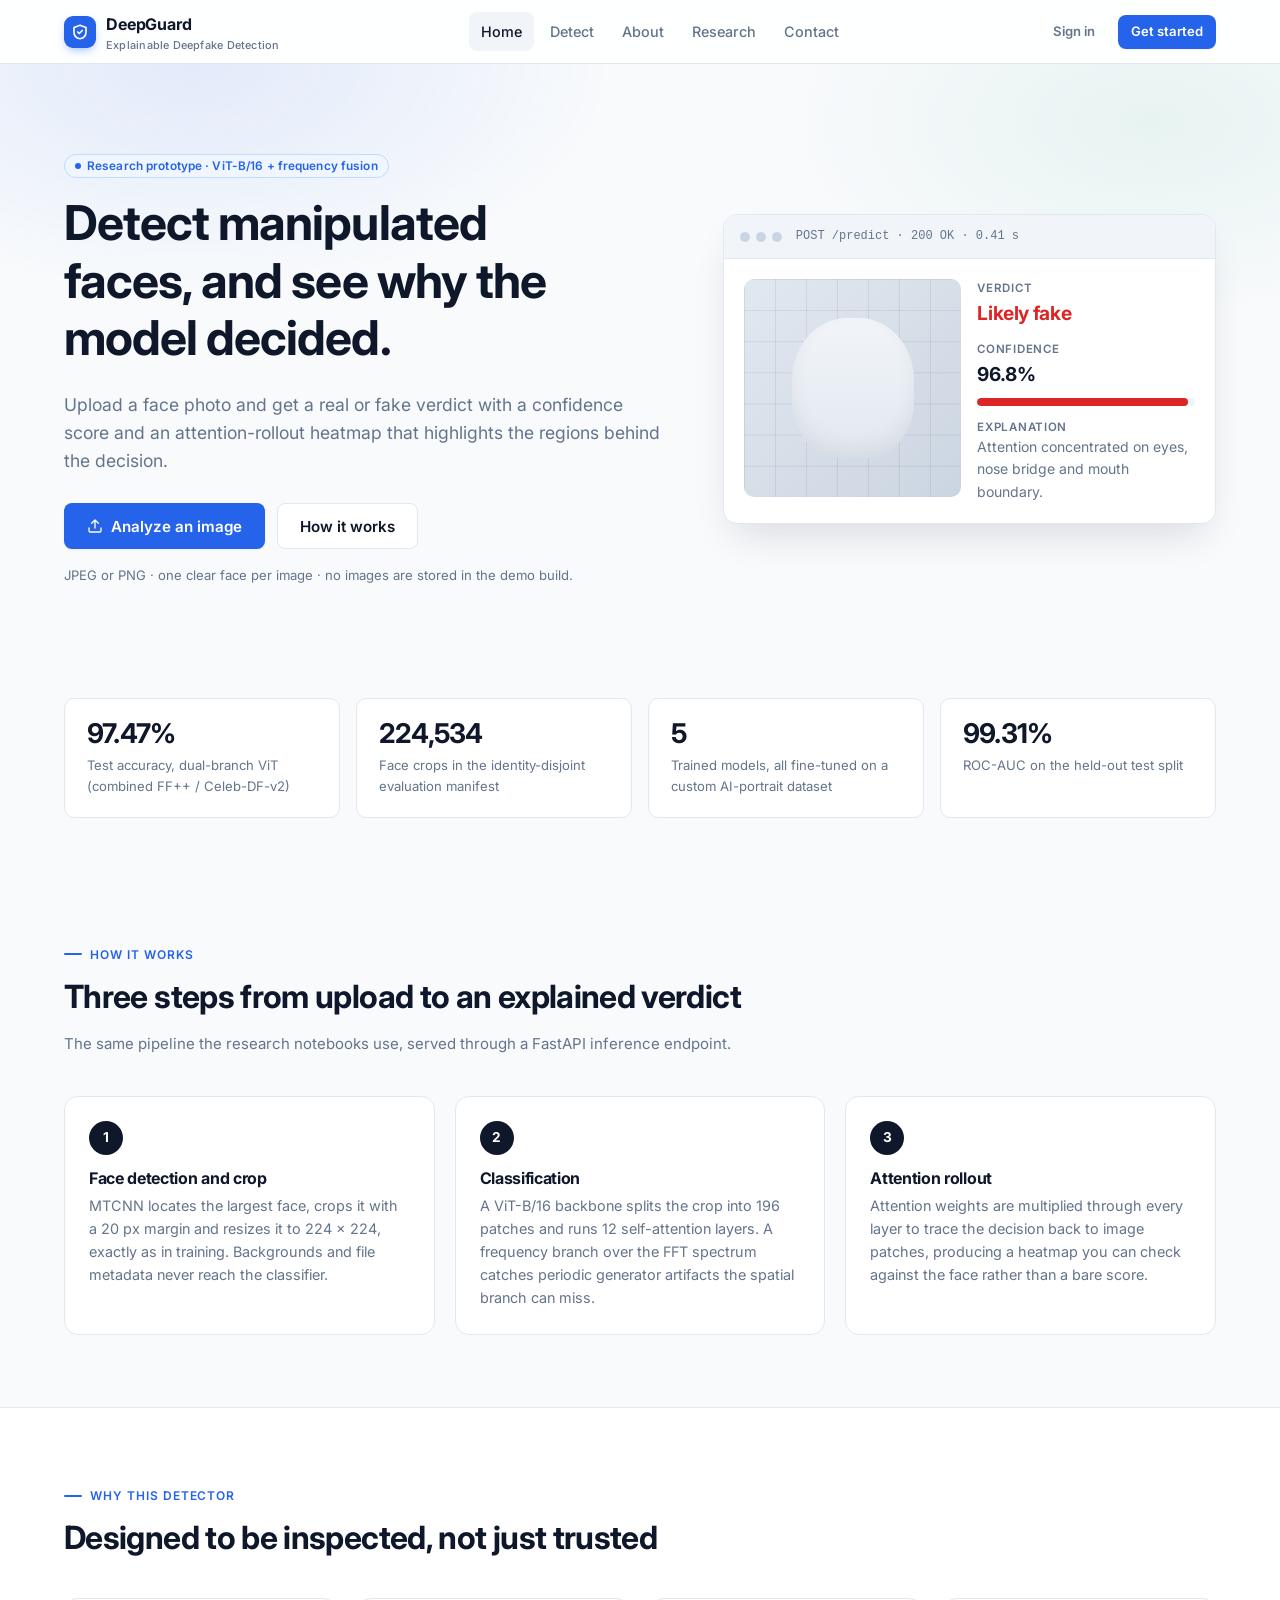
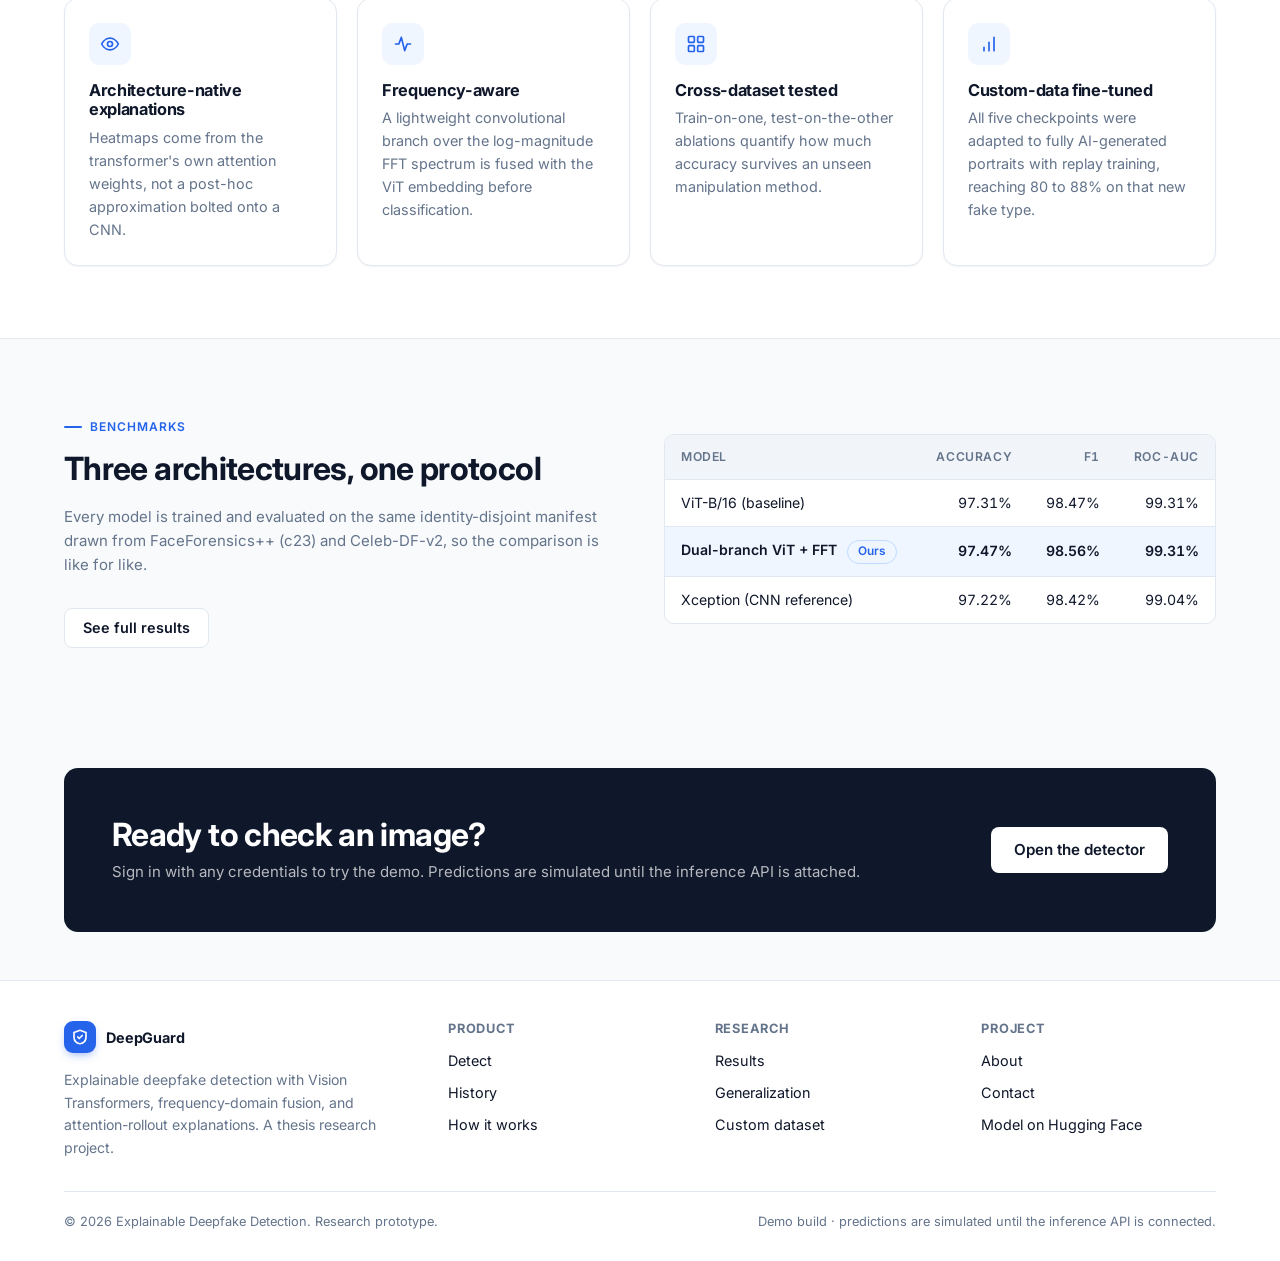
<file: index.html>
<!DOCTYPE html>
<html lang="en">
<head>
  <meta charset="UTF-8" />
  <meta name="viewport" content="width=device-width, initial-scale=1.0" />
  <title>DeepGuard · Explainable Deepfake Detection</title>
  <meta name="description" content="Upload a face image and get a real/fake verdict with an attention heatmap. Vision Transformer deepfake detection with frequency-domain fusion." />
  <link rel="preconnect" href="https://fonts.googleapis.com" />
  <link rel="preconnect" href="https://fonts.gstatic.com" crossorigin />
  <link href="https://fonts.googleapis.com/css2?family=Inter:wght@400;500;600;700;800&display=swap" rel="stylesheet" />
  <link rel="stylesheet" href="styles.css" />
  <script src="app.js"></script>
</head>
<body data-page="index">
  <header id="site-nav"></header>

  <main>
    <!-- Hero -->
    <section class="hero">
      <div class="container hero-grid">
        <div>
          <span class="badge badge-primary mb-16"><span class="dot"></span> Research prototype &middot; ViT-B/16 + frequency fusion</span>
          <h1>Detect manipulated faces, and see why the model decided.</h1>
          <p class="lede">Upload a face photo and get a real or fake verdict with a confidence score and an attention-rollout heatmap that highlights the regions behind the decision.</p>
          <div class="hero-actions">
            <a class="btn btn-primary btn-lg" href="detect.html">
              <svg viewBox="0 0 24 24" fill="none" stroke="currentColor" stroke-width="2" stroke-linecap="round" stroke-linejoin="round"><path d="M21 15v4a2 2 0 0 1-2 2H5a2 2 0 0 1-2-2v-4"/><path d="m17 8-5-5-5 5M12 3v12"/></svg>
              Analyze an image
            </a>
            <a class="btn btn-outline btn-lg" href="about.html">How it works</a>
          </div>
          <p class="hero-note">JPEG or PNG · one clear face per image · no images are stored in the demo build.</p>
        </div>

        <div class="hero-visual">
          <div class="mock-panel" aria-hidden="true">
            <div class="mock-bar"><i></i><i></i><i></i><span>POST /predict · 200 OK · 0.41 s</span></div>
            <div class="mock-body">
              <div class="mock-face"><div class="mock-grid"></div><div class="heat"></div></div>
              <div class="mock-meta">
                <div><div class="k">Verdict</div><div class="v" style="color:var(--destructive)">Likely fake</div></div>
                <div><div class="k">Confidence</div><div class="v">96.8%</div><div class="meter danger mt-8"><i style="width:96.8%"></i></div></div>
                <div><div class="k">Explanation</div><div class="text-sm text-muted">Attention concentrated on eyes, nose bridge and mouth boundary.</div></div>
              </div>
            </div>
          </div>
        </div>
      </div>
    </section>

    <!-- Stats -->
    <section class="section-tight">
      <div class="container">
        <div class="stats">
          <div class="stat"><b>97.47%</b><span>Test accuracy, dual-branch ViT (combined FF++ / Celeb-DF-v2)</span></div>
          <div class="stat"><b>224,534</b><span>Face crops in the identity-disjoint evaluation manifest</span></div>
          <div class="stat"><b>5</b><span>Trained models, all fine-tuned on a custom AI-portrait dataset</span></div>
          <div class="stat"><b>99.31%</b><span>ROC-AUC on the held-out test split</span></div>
        </div>
      </div>
    </section>

    <!-- How it works -->
    <section class="section" id="how-it-works">
      <div class="container">
        <div class="section-head">
          <span class="eyebrow">How it works</span>
          <h2>Three steps from upload to an explained verdict</h2>
          <p class="text-muted">The same pipeline the research notebooks use, served through a FastAPI inference endpoint.</p>
        </div>
        <div class="steps">
          <div class="step">
            <span class="step-num">1</span>
            <h3>Face detection and crop</h3>
            <p>MTCNN locates the largest face, crops it with a 20 px margin and resizes it to 224 × 224, exactly as in training. Backgrounds and file metadata never reach the classifier.</p>
          </div>
          <div class="step">
            <span class="step-num">2</span>
            <h3>Classification</h3>
            <p>A ViT-B/16 backbone splits the crop into 196 patches and runs 12 self-attention layers. A frequency branch over the FFT spectrum catches periodic generator artifacts the spatial branch can miss.</p>
          </div>
          <div class="step">
            <span class="step-num">3</span>
            <h3>Attention rollout</h3>
            <p>Attention weights are multiplied through every layer to trace the decision back to image patches, producing a heatmap you can check against the face rather than a bare score.</p>
          </div>
        </div>
      </div>
    </section>

    <!-- Features -->
    <section class="section section-muted">
      <div class="container">
        <div class="section-head">
          <span class="eyebrow">Why this detector</span>
          <h2>Designed to be inspected, not just trusted</h2>
        </div>
        <div class="grid grid-4">
          <div class="card card-hover feature">
            <div class="feature-icon"><svg viewBox="0 0 24 24" fill="none" stroke="currentColor" stroke-width="2" stroke-linecap="round" stroke-linejoin="round"><path d="M2 12s3.5-7 10-7 10 7 10 7-3.5 7-10 7S2 12 2 12z"/><circle cx="12" cy="12" r="3"/></svg></div>
            <h3>Architecture-native explanations</h3>
            <p>Heatmaps come from the transformer's own attention weights, not a post-hoc approximation bolted onto a CNN.</p>
          </div>
          <div class="card card-hover feature">
            <div class="feature-icon"><svg viewBox="0 0 24 24" fill="none" stroke="currentColor" stroke-width="2" stroke-linecap="round" stroke-linejoin="round"><path d="M3 12h4l3-8 4 16 3-8h4"/></svg></div>
            <h3>Frequency-aware</h3>
            <p>A lightweight convolutional branch over the log-magnitude FFT spectrum is fused with the ViT embedding before classification.</p>
          </div>
          <div class="card card-hover feature">
            <div class="feature-icon"><svg viewBox="0 0 24 24" fill="none" stroke="currentColor" stroke-width="2" stroke-linecap="round" stroke-linejoin="round"><rect x="3" y="3" width="7" height="7" rx="1"/><rect x="14" y="3" width="7" height="7" rx="1"/><rect x="3" y="14" width="7" height="7" rx="1"/><rect x="14" y="14" width="7" height="7" rx="1"/></svg></div>
            <h3>Cross-dataset tested</h3>
            <p>Train-on-one, test-on-the-other ablations quantify how much accuracy survives an unseen manipulation method.</p>
          </div>
          <div class="card card-hover feature">
            <div class="feature-icon"><svg viewBox="0 0 24 24" fill="none" stroke="currentColor" stroke-width="2" stroke-linecap="round" stroke-linejoin="round"><path d="M12 20V10M18 20V4M6 20v-4"/></svg></div>
            <h3>Custom-data fine-tuned</h3>
            <p>All five checkpoints were adapted to fully AI-generated portraits with replay training, reaching 80 to 88% on that new fake type.</p>
          </div>
        </div>
      </div>
    </section>

    <!-- Model comparison -->
    <section class="section">
      <div class="container">
        <div class="grid grid-2" style="align-items:center; gap:48px">
          <div>
            <span class="eyebrow">Benchmarks</span>
            <h2>Three architectures, one protocol</h2>
            <p class="text-muted">Every model is trained and evaluated on the same identity-disjoint manifest drawn from FaceForensics++ (c23) and Celeb-DF-v2, so the comparison is like for like.</p>
            <a class="btn btn-outline mt-16" href="research.html">See full results</a>
          </div>
          <div class="table-wrap">
            <table class="table">
              <thead><tr><th>Model</th><th class="num">Accuracy</th><th class="num">F1</th><th class="num">ROC-AUC</th></tr></thead>
              <tbody>
                <tr><td>ViT-B/16 (baseline)</td><td class="num">97.31%</td><td class="num">98.47%</td><td class="num">99.31%</td></tr>
                <tr class="highlight"><td><b>Dual-branch ViT + FFT</b> <span class="badge badge-primary" style="margin-left:6px">Ours</span></td><td class="num"><b>97.47%</b></td><td class="num"><b>98.56%</b></td><td class="num"><b>99.31%</b></td></tr>
                <tr><td>Xception (CNN reference)</td><td class="num">97.22%</td><td class="num">98.42%</td><td class="num">99.04%</td></tr>
              </tbody>
            </table>
          </div>
        </div>
      </div>
    </section>

    <!-- CTA -->
    <section class="section-tight">
      <div class="container">
        <div class="cta-band">
          <div>
            <h2>Ready to check an image?</h2>
            <p>Sign in with any credentials to try the demo. Predictions are simulated until the inference API is attached.</p>
          </div>
          <a class="btn btn-primary btn-lg" href="detect.html">Open the detector</a>
        </div>
      </div>
    </section>
  </main>

  <footer id="site-footer"></footer>
</body>
</html>
</file>
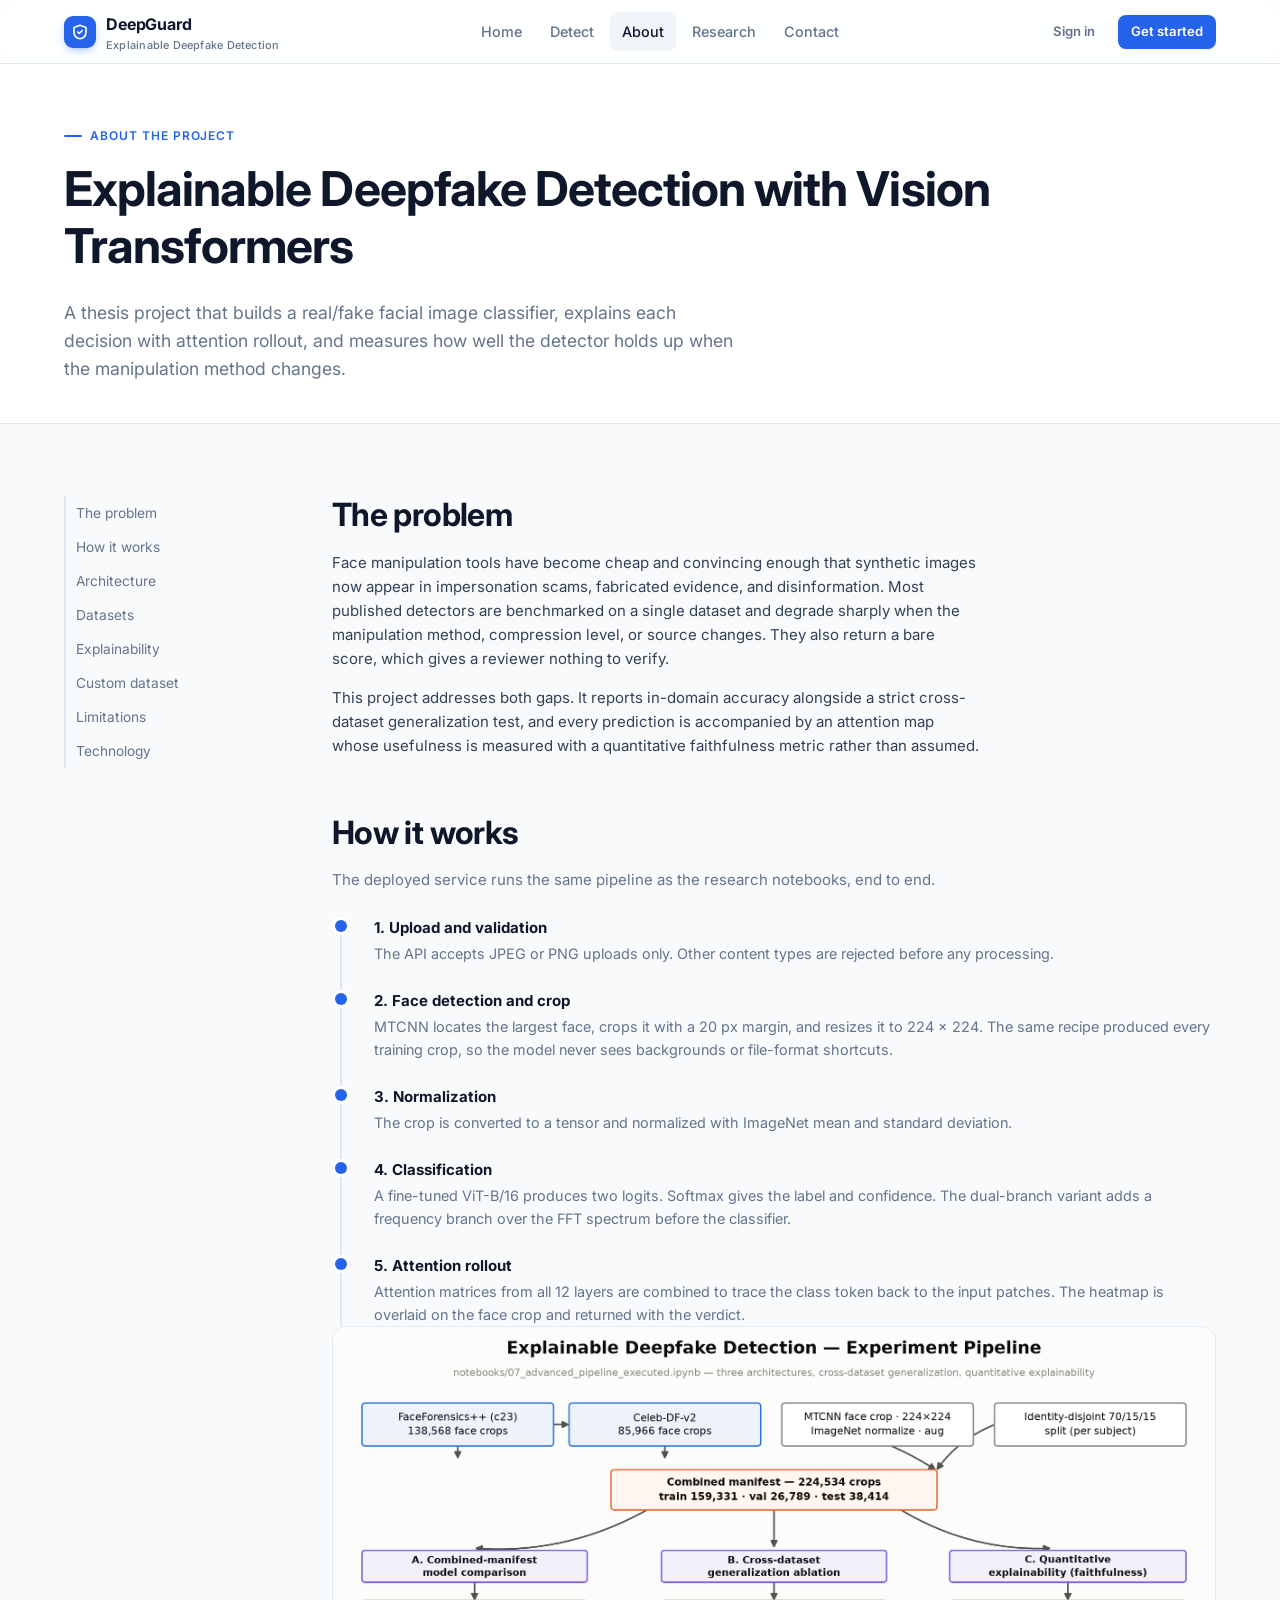
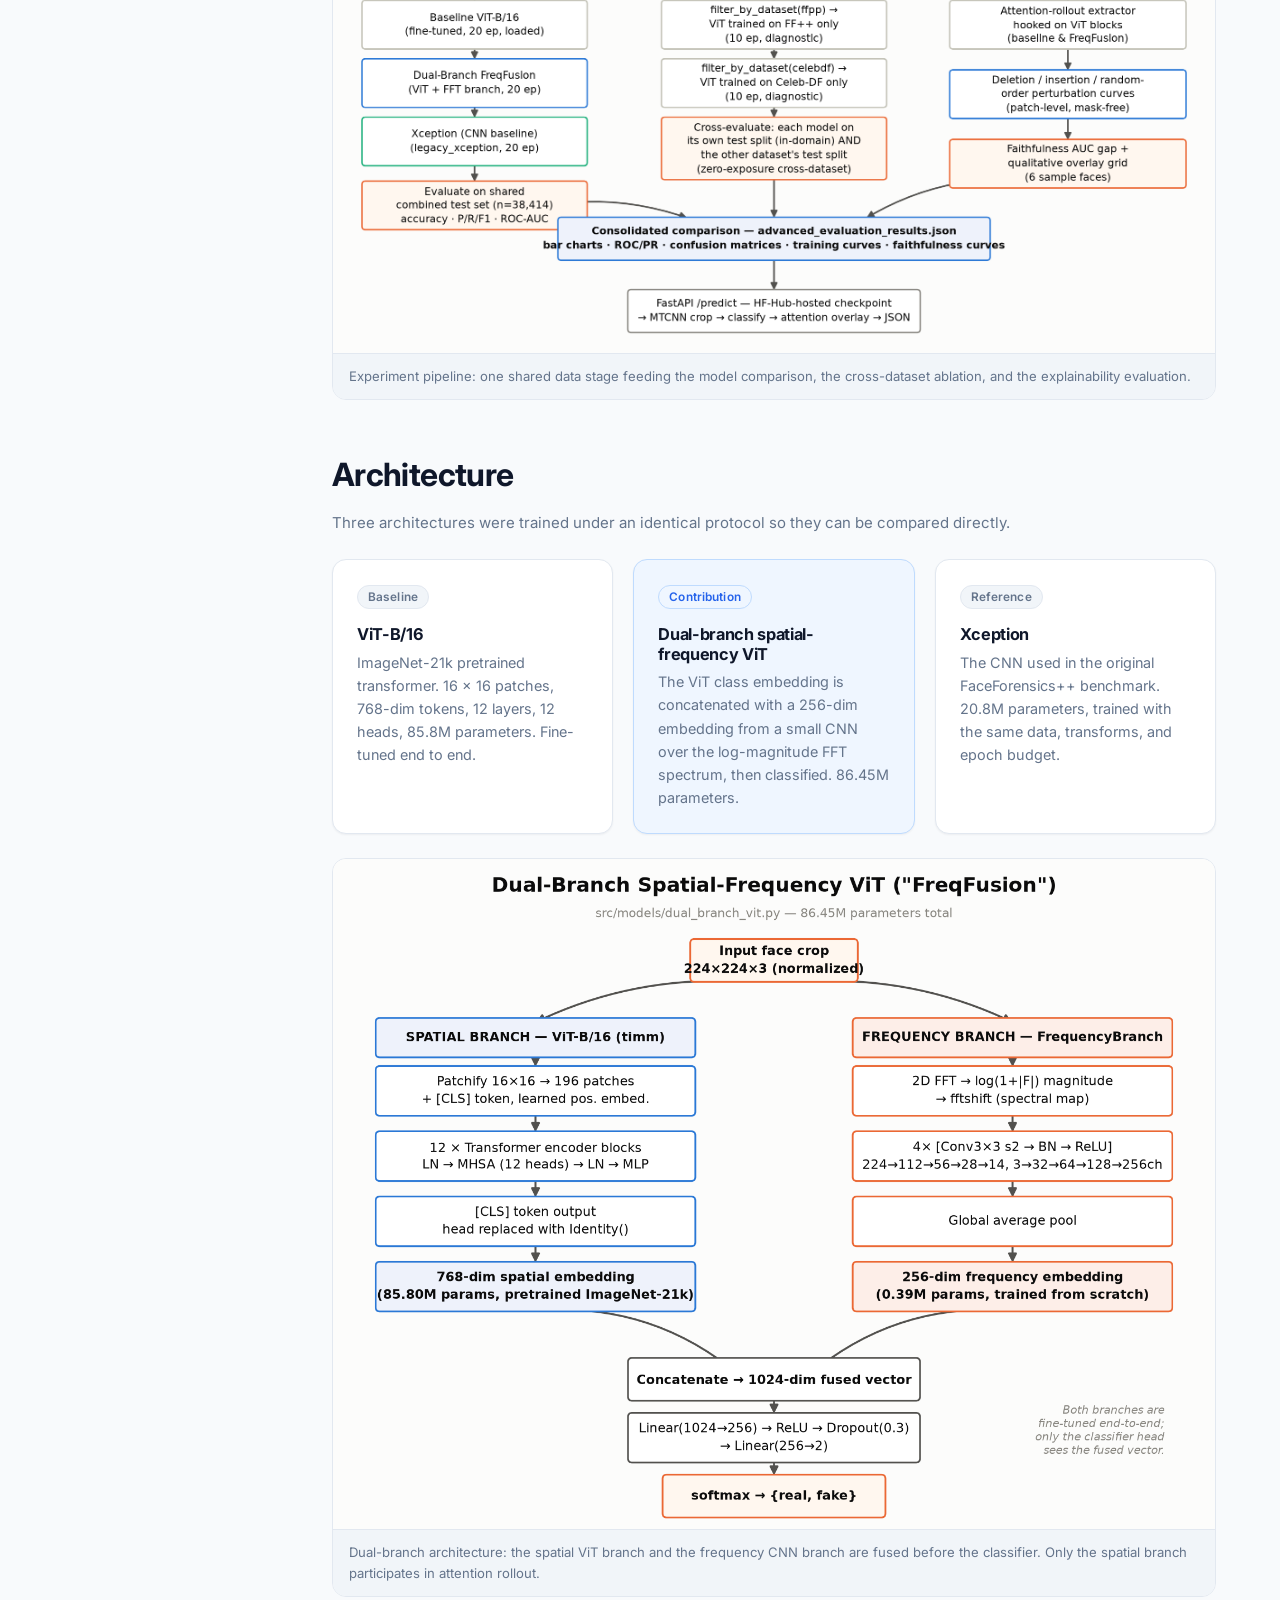
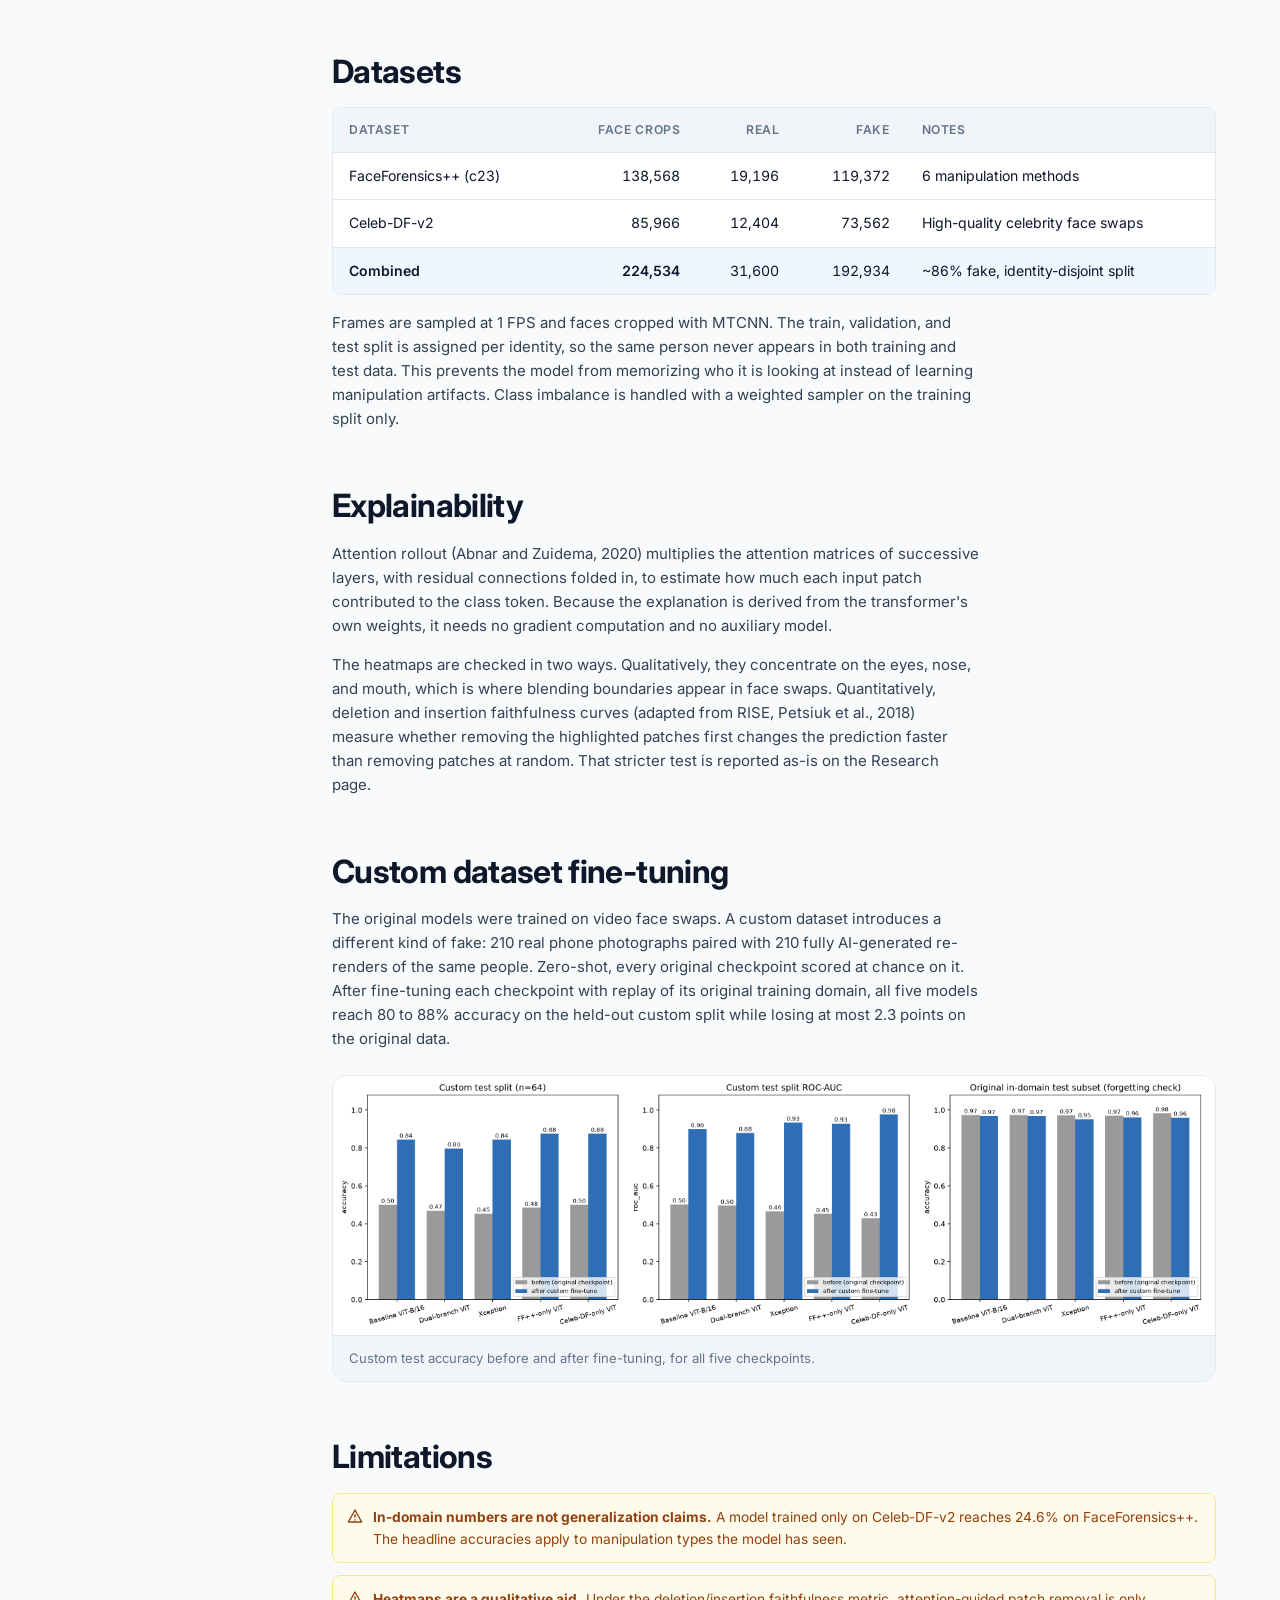
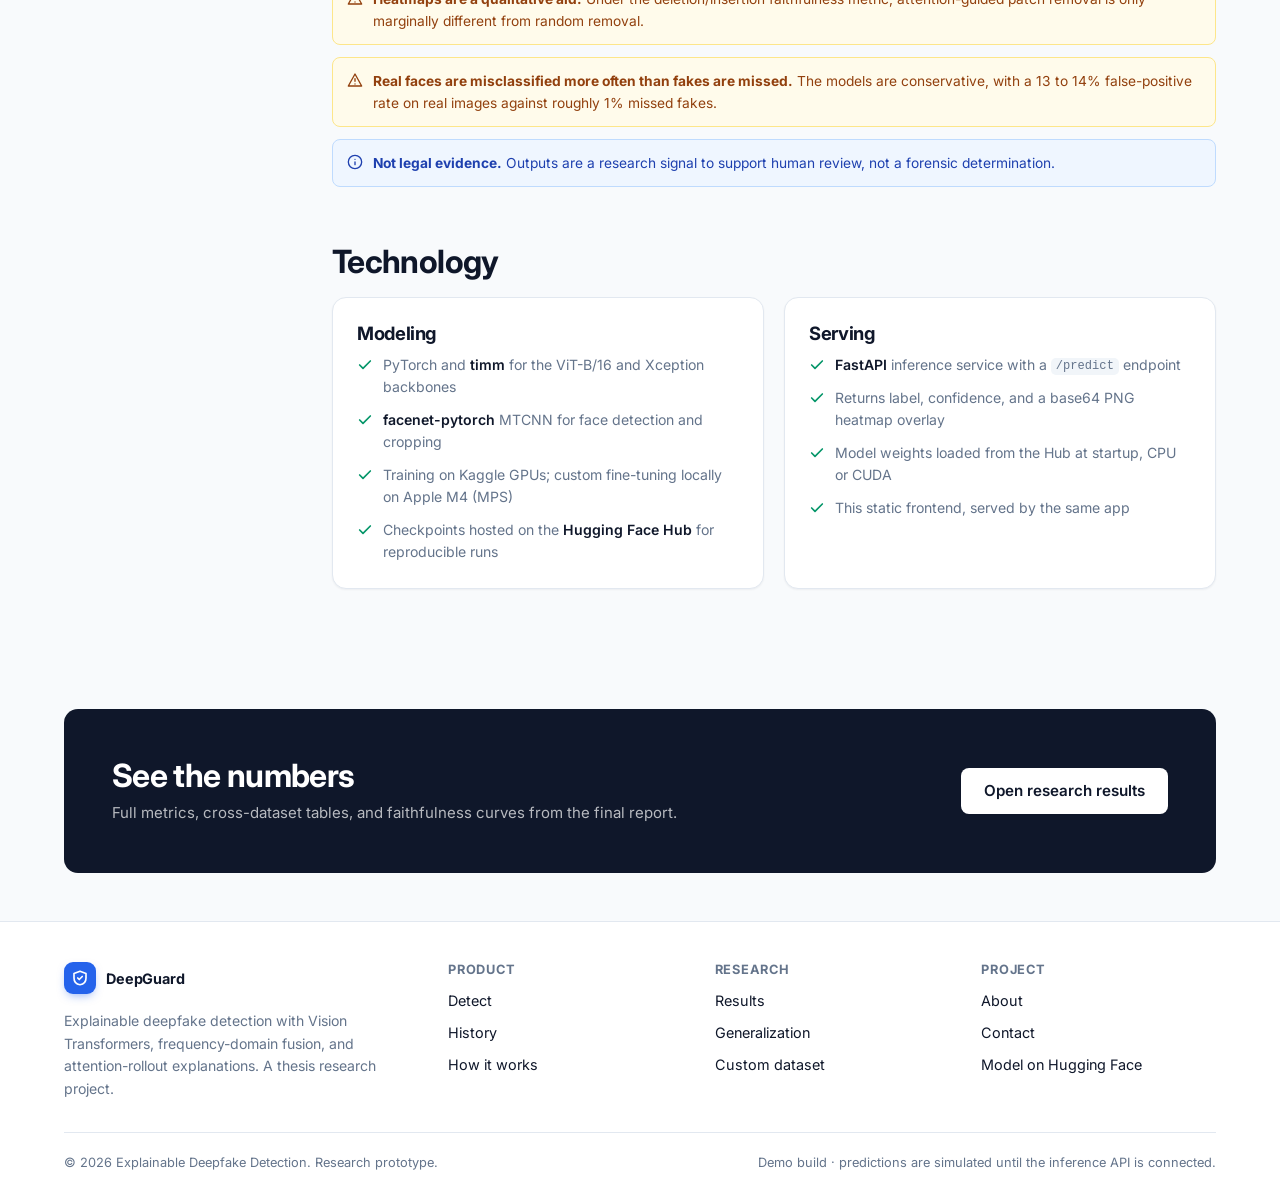
<file: about.html>
<!DOCTYPE html>
<html lang="en">
<head>
  <meta charset="UTF-8" />
  <meta name="viewport" content="width=device-width, initial-scale=1.0" />
  <title>About · DeepGuard</title>
  <link rel="preconnect" href="https://fonts.googleapis.com" />
  <link rel="preconnect" href="https://fonts.gstatic.com" crossorigin />
  <link href="https://fonts.googleapis.com/css2?family=Inter:wght@400;500;600;700;800&display=swap" rel="stylesheet" />
  <link rel="stylesheet" href="styles.css" />
  <script src="app.js"></script>
</head>
<body data-page="about">
  <header id="site-nav"></header>

  <main>
    <section class="page-header">
      <div class="container">
        <span class="eyebrow">About the project</span>
        <h1>Explainable Deepfake Detection with Vision Transformers</h1>
        <p class="lede">A thesis project that builds a real/fake facial image classifier, explains each decision with attention rollout, and measures how well the detector holds up when the manipulation method changes.</p>
      </div>
    </section>

    <section class="section">
      <div class="container two-col">
        <nav class="toc" aria-label="On this page">
          <a href="#problem">The problem</a>
          <a href="#how-it-works">How it works</a>
          <a href="#architecture">Architecture</a>
          <a href="#data">Datasets</a>
          <a href="#explainability">Explainability</a>
          <a href="#custom">Custom dataset</a>
          <a href="#limitations">Limitations</a>
          <a href="#stack">Technology</a>
        </nav>

        <div class="stack" style="gap:56px">
          <div class="prose" id="problem">
            <h2>The problem</h2>
            <p>Face manipulation tools have become cheap and convincing enough that synthetic images now appear in impersonation scams, fabricated evidence, and disinformation. Most published detectors are benchmarked on a single dataset and degrade sharply when the manipulation method, compression level, or source changes. They also return a bare score, which gives a reviewer nothing to verify.</p>
            <p>This project addresses both gaps. It reports in-domain accuracy alongside a strict cross-dataset generalization test, and every prediction is accompanied by an attention map whose usefulness is measured with a quantitative faithfulness metric rather than assumed.</p>
          </div>

          <div id="how-it-works">
            <h2>How it works</h2>
            <p class="text-muted mb-24">The deployed service runs the same pipeline as the research notebooks, end to end.</p>
            <ul class="timeline">
              <li><b>1. Upload and validation</b><p>The API accepts JPEG or PNG uploads only. Other content types are rejected before any processing.</p></li>
              <li><b>2. Face detection and crop</b><p>MTCNN locates the largest face, crops it with a 20 px margin, and resizes it to 224 × 224. The same recipe produced every training crop, so the model never sees backgrounds or file-format shortcuts.</p></li>
              <li><b>3. Normalization</b><p>The crop is converted to a tensor and normalized with ImageNet mean and standard deviation.</p></li>
              <li><b>4. Classification</b><p>A fine-tuned ViT-B/16 produces two logits. Softmax gives the label and confidence. The dual-branch variant adds a frequency branch over the FFT spectrum before the classifier.</p></li>
              <li><b>5. Attention rollout</b><p>Attention matrices from all 12 layers are combined to trace the class token back to the input patches. The heatmap is overlaid on the face crop and returned with the verdict.</p></li>
            </ul>
            <figure class="figure mt-32">
              <img src="assets/diagram_pipeline_overview.png" alt="Experiment pipeline overview diagram" loading="lazy" />
              <figcaption>Experiment pipeline: one shared data stage feeding the model comparison, the cross-dataset ablation, and the explainability evaluation.</figcaption>
            </figure>
          </div>

          <div id="architecture">
            <h2>Architecture</h2>
            <p class="text-muted mb-24">Three architectures were trained under an identical protocol so they can be compared directly.</p>
            <div class="grid grid-3 mb-24">
              <div class="card feature">
                <span class="badge badge-neutral mb-16">Baseline</span>
                <h3>ViT-B/16</h3>
                <p>ImageNet-21k pretrained transformer. 16 × 16 patches, 768-dim tokens, 12 layers, 12 heads, 85.8M parameters. Fine-tuned end to end.</p>
              </div>
              <div class="card feature" style="border-color:#bfdbfe; background:var(--primary-soft)">
                <span class="badge badge-primary mb-16">Contribution</span>
                <h3>Dual-branch spatial-frequency ViT</h3>
                <p>The ViT class embedding is concatenated with a 256-dim embedding from a small CNN over the log-magnitude FFT spectrum, then classified. 86.45M parameters.</p>
              </div>
              <div class="card feature">
                <span class="badge badge-neutral mb-16">Reference</span>
                <h3>Xception</h3>
                <p>The CNN used in the original FaceForensics++ benchmark. 20.8M parameters, trained with the same data, transforms, and epoch budget.</p>
              </div>
            </div>
            <figure class="figure">
              <img src="assets/diagram_dualbranch_architecture.png" alt="Dual-branch spatial-frequency ViT architecture diagram" loading="lazy" />
              <figcaption>Dual-branch architecture: the spatial ViT branch and the frequency CNN branch are fused before the classifier. Only the spatial branch participates in attention rollout.</figcaption>
            </figure>
          </div>

          <div id="data">
            <h2>Datasets</h2>
            <div class="table-wrap mb-16">
              <table class="table">
                <thead><tr><th>Dataset</th><th class="num">Face crops</th><th class="num">Real</th><th class="num">Fake</th><th>Notes</th></tr></thead>
                <tbody>
                  <tr><td>FaceForensics++ (c23)</td><td class="num">138,568</td><td class="num">19,196</td><td class="num">119,372</td><td>6 manipulation methods</td></tr>
                  <tr><td>Celeb-DF-v2</td><td class="num">85,966</td><td class="num">12,404</td><td class="num">73,562</td><td>High-quality celebrity face swaps</td></tr>
                  <tr class="highlight"><td><b>Combined</b></td><td class="num"><b>224,534</b></td><td class="num">31,600</td><td class="num">192,934</td><td>~86% fake, identity-disjoint split</td></tr>
                </tbody>
              </table>
            </div>
            <div class="prose">
              <p>Frames are sampled at 1 FPS and faces cropped with MTCNN. The train, validation, and test split is assigned per identity, so the same person never appears in both training and test data. This prevents the model from memorizing who it is looking at instead of learning manipulation artifacts. Class imbalance is handled with a weighted sampler on the training split only.</p>
            </div>
          </div>

          <div class="prose" id="explainability">
            <h2>Explainability</h2>
            <p>Attention rollout (Abnar and Zuidema, 2020) multiplies the attention matrices of successive layers, with residual connections folded in, to estimate how much each input patch contributed to the class token. Because the explanation is derived from the transformer's own weights, it needs no gradient computation and no auxiliary model.</p>
            <p>The heatmaps are checked in two ways. Qualitatively, they concentrate on the eyes, nose, and mouth, which is where blending boundaries appear in face swaps. Quantitatively, deletion and insertion faithfulness curves (adapted from RISE, Petsiuk et al., 2018) measure whether removing the highlighted patches first changes the prediction faster than removing patches at random. That stricter test is reported as-is on the Research page.</p>
          </div>

          <div id="custom">
            <h2>Custom dataset fine-tuning</h2>
            <div class="prose mb-24">
              <p>The original models were trained on video face swaps. A custom dataset introduces a different kind of fake: 210 real phone photographs paired with 210 fully AI-generated re-renders of the same people. Zero-shot, every original checkpoint scored at chance on it. After fine-tuning each checkpoint with replay of its original training domain, all five models reach 80 to 88% accuracy on the held-out custom split while losing at most 2.3 points on the original data.</p>
            </div>
            <figure class="figure">
              <img src="assets/custom_before_vs_after.png" alt="Before and after fine-tuning accuracy on the custom dataset" loading="lazy" />
              <figcaption>Custom test accuracy before and after fine-tuning, for all five checkpoints.</figcaption>
            </figure>
          </div>

          <div id="limitations">
            <h2>Limitations</h2>
            <div class="stack" style="gap:12px">
              <div class="alert alert-warning">
                <svg viewBox="0 0 24 24" fill="none" stroke="currentColor" stroke-width="2" stroke-linecap="round" stroke-linejoin="round"><path d="m12 3 10 18H2L12 3z"/><path d="M12 10v4M12 18h.01"/></svg>
                <span><b>In-domain numbers are not generalization claims.</b> A model trained only on Celeb-DF-v2 reaches 24.6% on FaceForensics++. The headline accuracies apply to manipulation types the model has seen.</span>
              </div>
              <div class="alert alert-warning">
                <svg viewBox="0 0 24 24" fill="none" stroke="currentColor" stroke-width="2" stroke-linecap="round" stroke-linejoin="round"><path d="m12 3 10 18H2L12 3z"/><path d="M12 10v4M12 18h.01"/></svg>
                <span><b>Heatmaps are a qualitative aid.</b> Under the deletion/insertion faithfulness metric, attention-guided patch removal is only marginally different from random removal.</span>
              </div>
              <div class="alert alert-warning">
                <svg viewBox="0 0 24 24" fill="none" stroke="currentColor" stroke-width="2" stroke-linecap="round" stroke-linejoin="round"><path d="m12 3 10 18H2L12 3z"/><path d="M12 10v4M12 18h.01"/></svg>
                <span><b>Real faces are misclassified more often than fakes are missed.</b> The models are conservative, with a 13 to 14% false-positive rate on real images against roughly 1% missed fakes.</span>
              </div>
              <div class="alert alert-info">
                <svg viewBox="0 0 24 24" fill="none" stroke="currentColor" stroke-width="2" stroke-linecap="round" stroke-linejoin="round"><circle cx="12" cy="12" r="10"/><path d="M12 16v-4M12 8h.01"/></svg>
                <span><b>Not legal evidence.</b> Outputs are a research signal to support human review, not a forensic determination.</span>
              </div>
            </div>
          </div>

          <div id="stack">
            <h2>Technology</h2>
            <div class="grid grid-2">
              <div class="card card-body">
                <h3>Modeling</h3>
                <ul class="reqs mt-16">
                  <li><svg viewBox="0 0 24 24" fill="none" stroke="currentColor" stroke-width="2.5" stroke-linecap="round" stroke-linejoin="round"><path d="M20 6 9 17l-5-5"/></svg><span>PyTorch and <b>timm</b> for the ViT-B/16 and Xception backbones</span></li>
                  <li><svg viewBox="0 0 24 24" fill="none" stroke="currentColor" stroke-width="2.5" stroke-linecap="round" stroke-linejoin="round"><path d="M20 6 9 17l-5-5"/></svg><span><b>facenet-pytorch</b> MTCNN for face detection and cropping</span></li>
                  <li><svg viewBox="0 0 24 24" fill="none" stroke="currentColor" stroke-width="2.5" stroke-linecap="round" stroke-linejoin="round"><path d="M20 6 9 17l-5-5"/></svg><span>Training on Kaggle GPUs; custom fine-tuning locally on Apple M4 (MPS)</span></li>
                  <li><svg viewBox="0 0 24 24" fill="none" stroke="currentColor" stroke-width="2.5" stroke-linecap="round" stroke-linejoin="round"><path d="M20 6 9 17l-5-5"/></svg><span>Checkpoints hosted on the <b>Hugging Face Hub</b> for reproducible runs</span></li>
                </ul>
              </div>
              <div class="card card-body">
                <h3>Serving</h3>
                <ul class="reqs mt-16">
                  <li><svg viewBox="0 0 24 24" fill="none" stroke="currentColor" stroke-width="2.5" stroke-linecap="round" stroke-linejoin="round"><path d="M20 6 9 17l-5-5"/></svg><span><b>FastAPI</b> inference service with a <code>/predict</code> endpoint</span></li>
                  <li><svg viewBox="0 0 24 24" fill="none" stroke="currentColor" stroke-width="2.5" stroke-linecap="round" stroke-linejoin="round"><path d="M20 6 9 17l-5-5"/></svg><span>Returns label, confidence, and a base64 PNG heatmap overlay</span></li>
                  <li><svg viewBox="0 0 24 24" fill="none" stroke="currentColor" stroke-width="2.5" stroke-linecap="round" stroke-linejoin="round"><path d="M20 6 9 17l-5-5"/></svg><span>Model weights loaded from the Hub at startup, CPU or CUDA</span></li>
                  <li><svg viewBox="0 0 24 24" fill="none" stroke="currentColor" stroke-width="2.5" stroke-linecap="round" stroke-linejoin="round"><path d="M20 6 9 17l-5-5"/></svg><span>This static frontend, served by the same app</span></li>
                </ul>
              </div>
            </div>
          </div>
        </div>
      </div>
    </section>

    <section class="section-tight">
      <div class="container">
        <div class="cta-band">
          <div><h2>See the numbers</h2><p>Full metrics, cross-dataset tables, and faithfulness curves from the final report.</p></div>
          <a class="btn btn-primary btn-lg" href="research.html">Open research results</a>
        </div>
      </div>
    </section>
  </main>

  <footer id="site-footer"></footer>
</body>
</html>
</file>
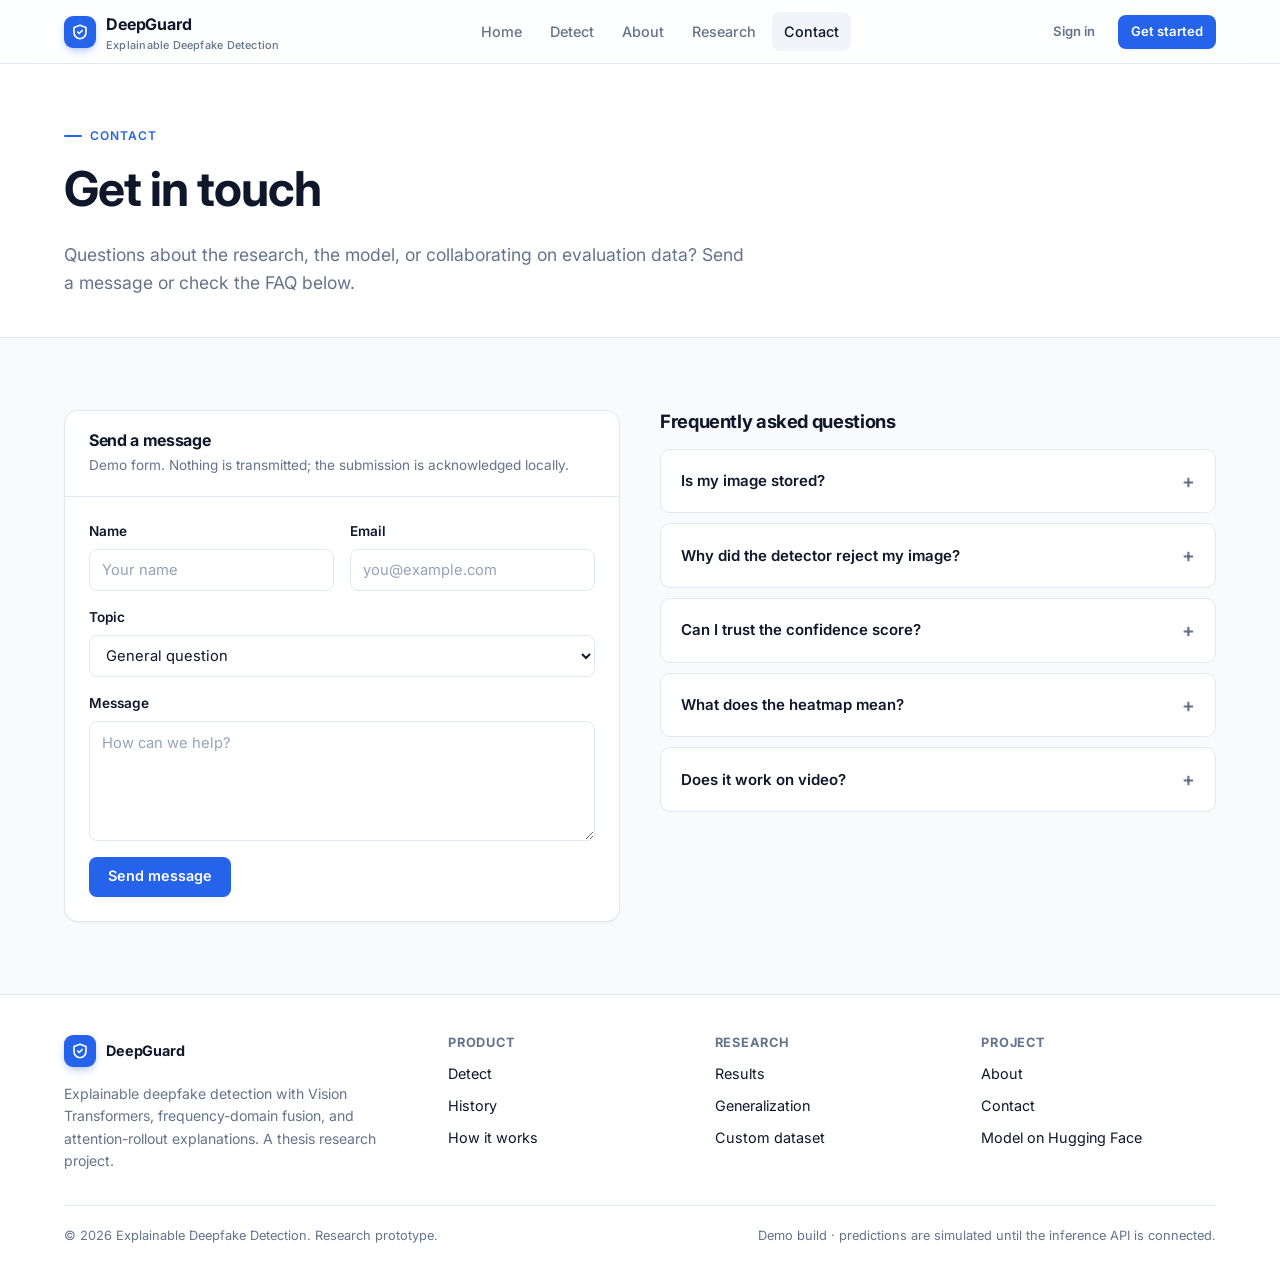
<file: contact.html>
<!DOCTYPE html>
<html lang="en">
<head>
  <meta charset="UTF-8" />
  <meta name="viewport" content="width=device-width, initial-scale=1.0" />
  <title>Contact · DeepGuard</title>
  <link rel="preconnect" href="https://fonts.googleapis.com" />
  <link rel="preconnect" href="https://fonts.gstatic.com" crossorigin />
  <link href="https://fonts.googleapis.com/css2?family=Inter:wght@400;500;600;700;800&display=swap" rel="stylesheet" />
  <link rel="stylesheet" href="styles.css" />
  <script src="app.js"></script>
</head>
<body data-page="contact">
  <header id="site-nav"></header>

  <main>
    <section class="page-header">
      <div class="container">
        <span class="eyebrow">Contact</span>
        <h1>Get in touch</h1>
        <p class="lede">Questions about the research, the model, or collaborating on evaluation data? Send a message or check the FAQ below.</p>
      </div>
    </section>

    <section class="section">
      <div class="container grid grid-2" style="gap:40px; align-items:start">
        <div class="card">
          <div class="card-header"><h3>Send a message</h3><p>Demo form. Nothing is transmitted; the submission is acknowledged locally.</p></div>
          <form class="card-body stack" id="contact-form" novalidate>
            <div class="grid grid-2" style="gap:16px">
              <div class="field"><label for="c-name">Name</label><input class="input" id="c-name" type="text" placeholder="Your name" required /></div>
              <div class="field"><label for="c-email">Email</label><input class="input" id="c-email" type="email" placeholder="you@example.com" required /></div>
            </div>
            <div class="field">
              <label for="c-topic">Topic</label>
              <select class="select" id="c-topic">
                <option>General question</option>
                <option>Research collaboration</option>
                <option>Dataset or evaluation request</option>
                <option>Report an incorrect prediction</option>
                <option>Other</option>
              </select>
            </div>
            <div class="field"><label for="c-msg">Message</label><textarea class="textarea" id="c-msg" placeholder="How can we help?" required></textarea></div>
            <div class="alert alert-success" id="c-success" hidden>
              <svg viewBox="0 0 24 24" fill="none" stroke="currentColor" stroke-width="2" stroke-linecap="round" stroke-linejoin="round"><path d="M20 6 9 17l-5-5"/></svg>
              <span>Thanks. Your message was recorded locally for this demo.</span>
            </div>
            <div class="alert alert-danger" id="c-error" hidden>
              <svg viewBox="0 0 24 24" fill="none" stroke="currentColor" stroke-width="2" stroke-linecap="round" stroke-linejoin="round"><circle cx="12" cy="12" r="10"/><path d="M12 8v4M12 16h.01"/></svg>
              <span>Please fill in your name, a valid email, and a message.</span>
            </div>
            <div><button class="btn btn-primary" type="submit" id="c-submit">Send message</button></div>
          </form>
        </div>

        <div class="stack" style="gap:24px">
          <div>
            <h3 class="mb-16">Frequently asked questions</h3>
            <div class="stack" style="gap:10px">
              <details class="faq"><summary>Is my image stored?</summary><p>In the demo build, no. Images stay in your browser. The production API processes the upload in memory and returns the result without persisting the file.</p></details>
              <details class="faq"><summary>Why did the detector reject my image?</summary><p>The API only accepts JPEG and PNG, and it requires at least one detectable face. Very small, heavily occluded, or profile faces can fail MTCNN detection.</p></details>
              <details class="faq"><summary>Can I trust the confidence score?</summary><p>Treat it as a signal, not proof. In-domain accuracy is above 97%, but performance drops on manipulation methods the model has not seen. Review the Research page for the cross-dataset results.</p></details>
              <details class="faq"><summary>What does the heatmap mean?</summary><p>It shows which image patches received the most attention on the path to the decision. Bright regions influenced the verdict more. It is a qualitative aid, not a pixel-level proof of manipulation.</p></details>
              <details class="faq"><summary>Does it work on video?</summary><p>The models were trained on video frames, but the service currently accepts single images. Extract frames and submit them individually.</p></details>
            </div>
          </div>
        </div>
      </div>
    </section>
  </main>

  <footer id="site-footer"></footer>

  <script>
    (function () {
      const $ = (id) => document.getElementById(id);
      $("contact-form").addEventListener("submit", function (e) {
        e.preventDefault();
        const ok = $("c-name").value.trim() && /^[^\s@]+@[^\s@]+\.[^\s@]+$/.test($("c-email").value.trim()) && $("c-msg").value.trim();
        $("c-error").hidden = !!ok;
        if (!ok) return;
        const btn = $("c-submit");
        btn.disabled = true; btn.textContent = "Sending…";
        setTimeout(() => {
          $("c-success").hidden = false;
          btn.disabled = false; btn.textContent = "Send message";
          this.reset();
        }, 600);
      });
    })();
  </script>
</body>
</html>
</file>
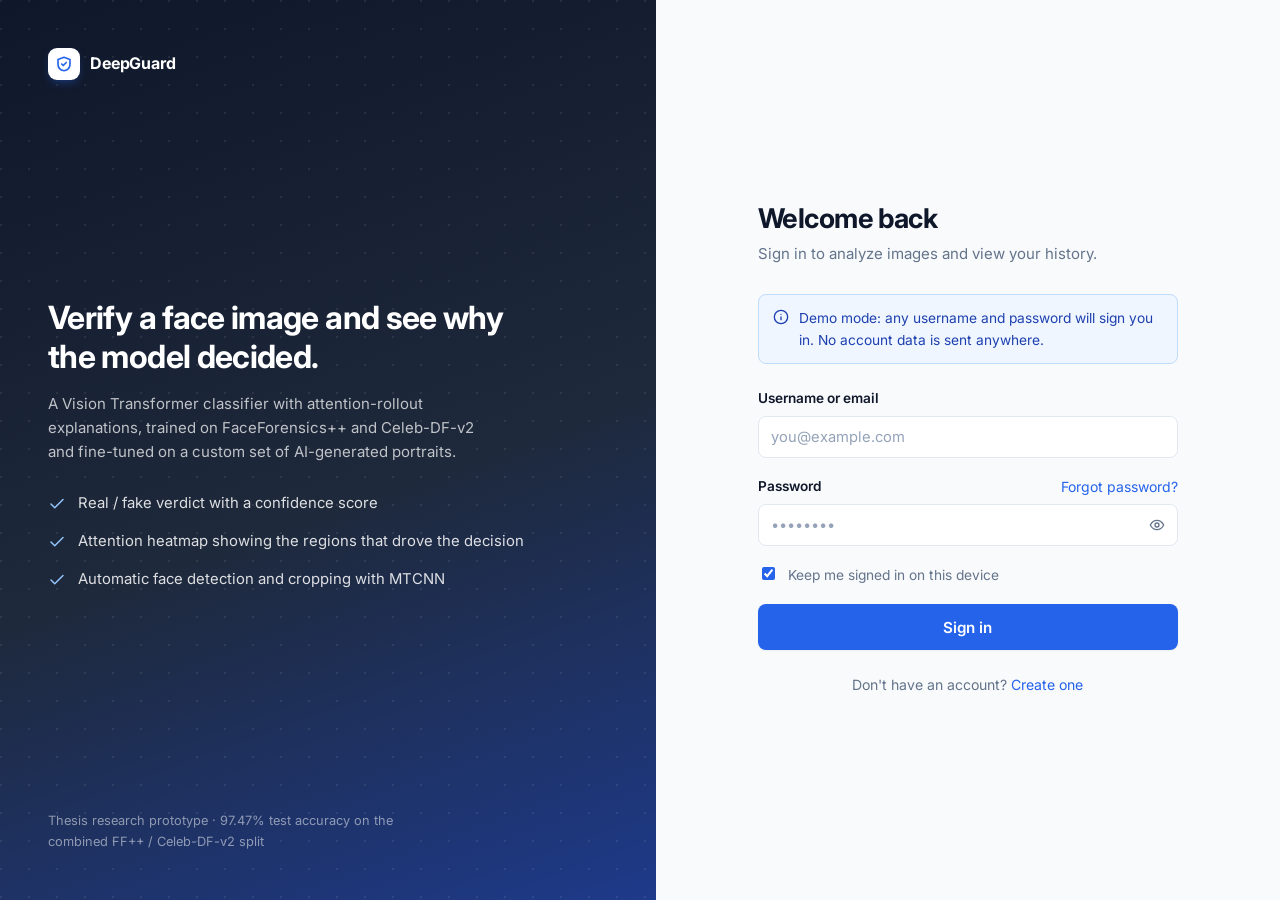
<file: detect.html>
<!DOCTYPE html>
<html lang="en">
<head>
  <meta charset="UTF-8" />
  <meta name="viewport" content="width=device-width, initial-scale=1.0" />
  <title>Detect · DeepGuard</title>
  <link rel="preconnect" href="https://fonts.googleapis.com" />
  <link rel="preconnect" href="https://fonts.gstatic.com" crossorigin />
  <link href="https://fonts.googleapis.com/css2?family=Inter:wght@400;500;600;700;800&display=swap" rel="stylesheet" />
  <link rel="stylesheet" href="styles.css" />
  <script src="app.js"></script>
  <script>App.Auth.require();</script>
</head>
<body data-page="detect">
  <header id="site-nav"></header>

  <main>
    <section class="page-header">
      <div class="container row between">
        <div>
          <span class="eyebrow">Detector</span>
          <h1 style="font-size:1.8rem">Analyze a face image</h1>
          <p class="text-muted mb-0">Upload a JPEG or PNG containing one clear face. The result includes the prediction, a confidence estimate and an attention map.</p>
        </div>
        <span class="badge badge-warning"><span class="dot"></span> Demo mode · simulated prediction</span>
      </div>
    </section>

    <section class="section-tight">
      <div class="container detect-grid">
        <!-- Left: upload -->
        <div class="stack">
          <div class="dropzone" id="dropzone" tabindex="0" role="button" aria-label="Upload an image">
            <div class="dz-icon">
              <svg viewBox="0 0 24 24" fill="none" stroke="currentColor" stroke-width="2" stroke-linecap="round" stroke-linejoin="round"><path d="M21 15v4a2 2 0 0 1-2 2H5a2 2 0 0 1-2-2v-4"/><path d="m17 8-5-5-5 5M12 3v12"/></svg>
            </div>
            <p>Drop an image here, or click to browse</p>
            <small>JPEG or PNG · up to 10 MB</small>
            <input type="file" id="file-input" accept="image/jpeg,image/png" hidden />
          </div>
          <div class="alert alert-danger" id="upload-error" hidden>
            <svg viewBox="0 0 24 24" fill="none" stroke="currentColor" stroke-width="2" stroke-linecap="round" stroke-linejoin="round"><circle cx="12" cy="12" r="10"/><path d="M12 8v4M12 16h.01"/></svg>
            <span id="upload-error-text"></span>
          </div>

          <div class="card">
            <div class="card-header"><h3>Input requirements</h3><p>Matches the API's validation and the training preprocessing.</p></div>
            <div class="card-body">
              <ul class="reqs">
                <li><svg viewBox="0 0 24 24" fill="none" stroke="currentColor" stroke-width="2.5" stroke-linecap="round" stroke-linejoin="round"><path d="M20 6 9 17l-5-5"/></svg><span><b>Format:</b> JPEG or PNG. Other types are rejected with HTTP 400.</span></li>
                <li><svg viewBox="0 0 24 24" fill="none" stroke="currentColor" stroke-width="2.5" stroke-linecap="round" stroke-linejoin="round"><path d="M20 6 9 17l-5-5"/></svg><span><b>Content:</b> at least one visible face. The largest face is cropped with MTCNN; images without a face return HTTP 422.</span></li>
                <li><svg viewBox="0 0 24 24" fill="none" stroke="currentColor" stroke-width="2.5" stroke-linecap="round" stroke-linejoin="round"><path d="M20 6 9 17l-5-5"/></svg><span><b>Quality:</b> frontal or near-frontal faces of roughly 224 px or larger work best.</span></li>
                <li><svg viewBox="0 0 24 24" fill="none" stroke="currentColor" stroke-width="2.5" stroke-linecap="round" stroke-linejoin="round"><path d="M20 6 9 17l-5-5"/></svg><span><b>Scope:</b> trained on face-swap video frames and AI-generated portraits. Non-face manipulations are out of scope.</span></li>
              </ul>
            </div>
          </div>

          <div class="card">
            <div class="card-header"><h3>Model</h3></div>
            <div class="card-body stack" style="gap:10px; font-size:0.88rem">
              <div class="row between"><span class="text-muted">Checkpoint</span><code>model_custom.pt</code></div>
              <div class="row between"><span class="text-muted">Architecture</span><b>ViT-B/16, 85.8M params</b></div>
              <div class="row between"><span class="text-muted">Input</span><b>224 × 224 RGB face crop</b></div>
              <div class="row between"><span class="text-muted">Explainer</span><b>Attention rollout</b></div>
              <div class="row between"><span class="text-muted">Status</span><span class="badge badge-neutral">Not connected</span></div>
            </div>
          </div>
        </div>

        <!-- Right: stage -->
        <div class="card" id="stage">
          <!-- Empty state -->
          <div class="empty-state" id="state-empty">
            <div class="ico"><svg viewBox="0 0 24 24" fill="none" stroke="currentColor" stroke-width="1.8" stroke-linecap="round" stroke-linejoin="round"><rect x="3" y="3" width="18" height="18" rx="3"/><circle cx="9" cy="9" r="2"/><path d="m21 15-5-5L5 21"/></svg></div>
            <h3>No image selected</h3>
            <p class="mb-0">Your preview, prediction and attention map will appear here.</p>
          </div>

          <!-- Analyzing state -->
          <div class="card-body" id="state-analyzing" hidden>
            <div class="row between mb-16">
              <div><h3 class="mb-0">Analyzing</h3><p class="text-sm text-muted mb-0" id="analyzing-name"></p></div>
              <span class="badge badge-primary"><span class="dot"></span> Running</span>
            </div>
            <div class="preview-wrap">
              <img id="preview-analyzing" alt="Uploaded image preview" />
              <div class="scan-grid"></div>
              <div class="scan-line"></div>
            </div>
            <div class="progress-steps" id="progress-steps">
              <div class="pstep" data-step="0"><span class="ind"></span><span>Validating file type and size</span></div>
              <div class="pstep" data-step="1"><span class="ind"></span><span>Detecting and cropping the face (MTCNN)</span></div>
              <div class="pstep" data-step="2"><span class="ind"></span><span>Running Vision Transformer inference</span></div>
              <div class="pstep" data-step="3"><span class="ind"></span><span>Computing attention rollout heatmap</span></div>
            </div>
          </div>

          <!-- Result state -->
          <div id="state-result" hidden>
            <div class="card-body stack" style="gap:22px">
              <div class="result-head">
                <div>
                  <div class="text-xs text-muted" style="font-weight:600; text-transform:uppercase; letter-spacing:0.06em">Prediction</div>
                  <div class="prediction" id="prediction"></div>
                  <p class="text-sm text-muted mt-8 mb-0">Demo output: derived from the uploaded file name. The connected model will return <code>real</code> or <code>fake</code> here.</p>
                </div>
                <span class="badge badge-success" id="result-status"><span class="dot"></span> Completed</span>
              </div>

              <div>
                <div class="row between mb-8">
                  <span class="text-sm" style="font-weight:600">Confidence</span>
                  <span class="text-sm" id="confidence-text"></span>
                </div>
                <div class="meter"><i id="confidence-bar" style="width:0"></i></div>
                <p class="text-xs text-muted mt-8 mb-0">Simulated score for layout purposes. It is deterministic per file name so repeated uploads match.</p>
              </div>

              <div class="result-figs">
                <div class="fig">
                  <div class="rel"><img id="preview-result" alt="Uploaded image" /></div>
                  <div class="fig-cap"><span>Input image</span><span class="badge badge-neutral">Original</span></div>
                </div>
                <div class="fig">
                  <div class="rel"><img id="heatmap-result" alt="Attention rollout heatmap overlay" /><div class="heat-overlay"></div></div>
                  <div class="fig-cap"><span>Attention rollout</span><span class="badge badge-warning">Placeholder</span></div>
                </div>
              </div>

              <div class="kv" id="file-meta"></div>

              <div class="result-actions">
                <button class="btn btn-primary" id="btn-again">Analyze another image</button>
                <a class="btn btn-outline" href="history.html">View history</a>
                <button class="btn btn-ghost" id="btn-copy">Copy result as JSON</button>
              </div>
            </div>
          </div>
        </div>
      </div>
    </section>
  </main>

  <footer id="site-footer"></footer>

  <script>
    (function () {
      const { History, Util } = App;
      const $ = (id) => document.getElementById(id);
      const MAX_BYTES = 10 * 1024 * 1024;
      const ALLOWED = ["image/jpeg", "image/png"];

      const dropzone = $("dropzone");
      const fileInput = $("file-input");
      const states = { empty: $("state-empty"), analyzing: $("state-analyzing"), result: $("state-result") };
      let objectUrl = null;
      let lastResult = null;
      let timers = [];

      function show(name) {
        Object.entries(states).forEach(([k, el]) => { el.hidden = k !== name; });
        if (name !== "empty") states[name].classList.add("fade-in");
      }

      function showError(msg) {
        $("upload-error-text").textContent = msg;
        $("upload-error").hidden = false;
      }
      function clearError() { $("upload-error").hidden = true; }

      /* ---- Upload wiring ---- */
      dropzone.addEventListener("click", () => fileInput.click());
      dropzone.addEventListener("keydown", (e) => { if (e.key === "Enter" || e.key === " ") { e.preventDefault(); fileInput.click(); } });
      ["dragenter", "dragover"].forEach((ev) => dropzone.addEventListener(ev, (e) => { e.preventDefault(); dropzone.classList.add("dragover"); }));
      ["dragleave", "drop"].forEach((ev) => dropzone.addEventListener(ev, (e) => { e.preventDefault(); dropzone.classList.remove("dragover"); }));
      dropzone.addEventListener("drop", (e) => { if (e.dataTransfer.files.length) handleFile(e.dataTransfer.files[0]); });
      fileInput.addEventListener("change", () => { if (fileInput.files.length) handleFile(fileInput.files[0]); });
      document.addEventListener("paste", (e) => {
        const item = [...(e.clipboardData?.items || [])].find((i) => i.type.startsWith("image/"));
        if (item) handleFile(item.getAsFile());
      });

      function validate(file) {
        if (!ALLOWED.includes(file.type)) return "Unsupported file type. Upload a JPEG or PNG image.";
        if (file.size > MAX_BYTES) return "File is larger than 10 MB. Please upload a smaller image.";
        return null;
      }

      function handleFile(file) {
        clearError();
        const err = validate(file);
        if (err) { showError(err); return; }

        timers.forEach(clearTimeout); timers = [];
        if (objectUrl) URL.revokeObjectURL(objectUrl);
        objectUrl = URL.createObjectURL(file);

        $("analyzing-name").textContent = file.name;
        $("preview-analyzing").src = objectUrl;
        document.querySelectorAll(".pstep").forEach((s) => { s.className = "pstep"; s.querySelector(".ind").innerHTML = ""; });
        show("analyzing");

        // Simulated pipeline stages, then a mock result.
        const stepDelays = [200, 650, 1400, 1950];
        stepDelays.forEach((ms, i) => {
          timers.push(setTimeout(() => markStep(i, "active"), ms));
          timers.push(setTimeout(() => markStep(i, "done"), stepDelays[i + 1] ? stepDelays[i + 1] - 20 : ms + 550));
        });
        timers.push(setTimeout(() => finish(file), stepDelays[3] + 620));
      }

      function markStep(i, state) {
        const el = document.querySelector(`.pstep[data-step="${i}"]`);
        if (!el) return;
        el.className = "pstep " + state;
        el.querySelector(".ind").innerHTML = state === "done"
          ? '<svg viewBox="0 0 24 24" fill="none" stroke="currentColor" stroke-width="3.5" stroke-linecap="round" stroke-linejoin="round"><path d="M20 6 9 17l-5-5"/></svg>'
          : "";
      }

      function finish(file) {
        const prediction = Util.stripExtension(file.name);      // e.g. cat_image.jpg -> cat_image
        const confidence = Util.hashScore(file.name, 78, 99) + Util.hashScore(file.name + "f", 0, 9) / 10;
        const img = $("preview-analyzing");
        const dims = img.naturalWidth ? `${img.naturalWidth} × ${img.naturalHeight} px` : "—";

        $("prediction").textContent = prediction;
        $("confidence-text").textContent = confidence.toFixed(1) + "%";
        $("preview-result").src = objectUrl;
        $("heatmap-result").src = objectUrl;
        $("file-meta").innerHTML = [
          ["File name", file.name],
          ["Type", file.type],
          ["Size", Util.formatBytes(file.size)],
          ["Dimensions", dims],
          ["Analyzed", Util.formatDate(Date.now())],
          ["Latency", "2.6 s (simulated)"],
        ].map(([k, v]) => `<div><span>${k}</span><b>${Util.escape(v)}</b></div>`).join("");

        show("result");
        requestAnimationFrame(() => requestAnimationFrame(() => { $("confidence-bar").style.width = confidence + "%"; }));

        lastResult = {
          id: Date.now().toString(36) + Math.random().toString(36).slice(2, 7),
          fileName: file.name, prediction, confidence: Number(confidence.toFixed(1)),
          type: file.type, size: file.size, dimensions: dims, at: Date.now(),
        };
        makeThumb(objectUrl).then((thumb) => { History.add({ ...lastResult, thumb }); });
      }

      /* Small JPEG thumbnail for the history table (kept under localStorage limits). */
      function makeThumb(src) {
        return new Promise((resolve) => {
          const im = new Image();
          im.onload = () => {
            try {
              const c = document.createElement("canvas");
              const s = 96, r = Math.max(s / im.width, s / im.height);
              c.width = s; c.height = s;
              const ctx = c.getContext("2d");
              const w = im.width * r, h = im.height * r;
              ctx.drawImage(im, (s - w) / 2, (s - h) / 2, w, h);
              resolve(c.toDataURL("image/jpeg", 0.7));
            } catch { resolve(null); }
          };
          im.onerror = () => resolve(null);
          im.src = src;
        });
      }

      $("btn-again").addEventListener("click", () => { fileInput.value = ""; show("empty"); dropzone.focus(); });
      $("btn-copy").addEventListener("click", async () => {
        if (!lastResult) return;
        const { thumb, ...payload } = lastResult;
        try { await navigator.clipboard.writeText(JSON.stringify(payload, null, 2)); Util.toast("Result copied to clipboard"); }
        catch { Util.toast("Clipboard access was blocked"); }
      });
    })();
  </script>
</body>
</html>
</file>
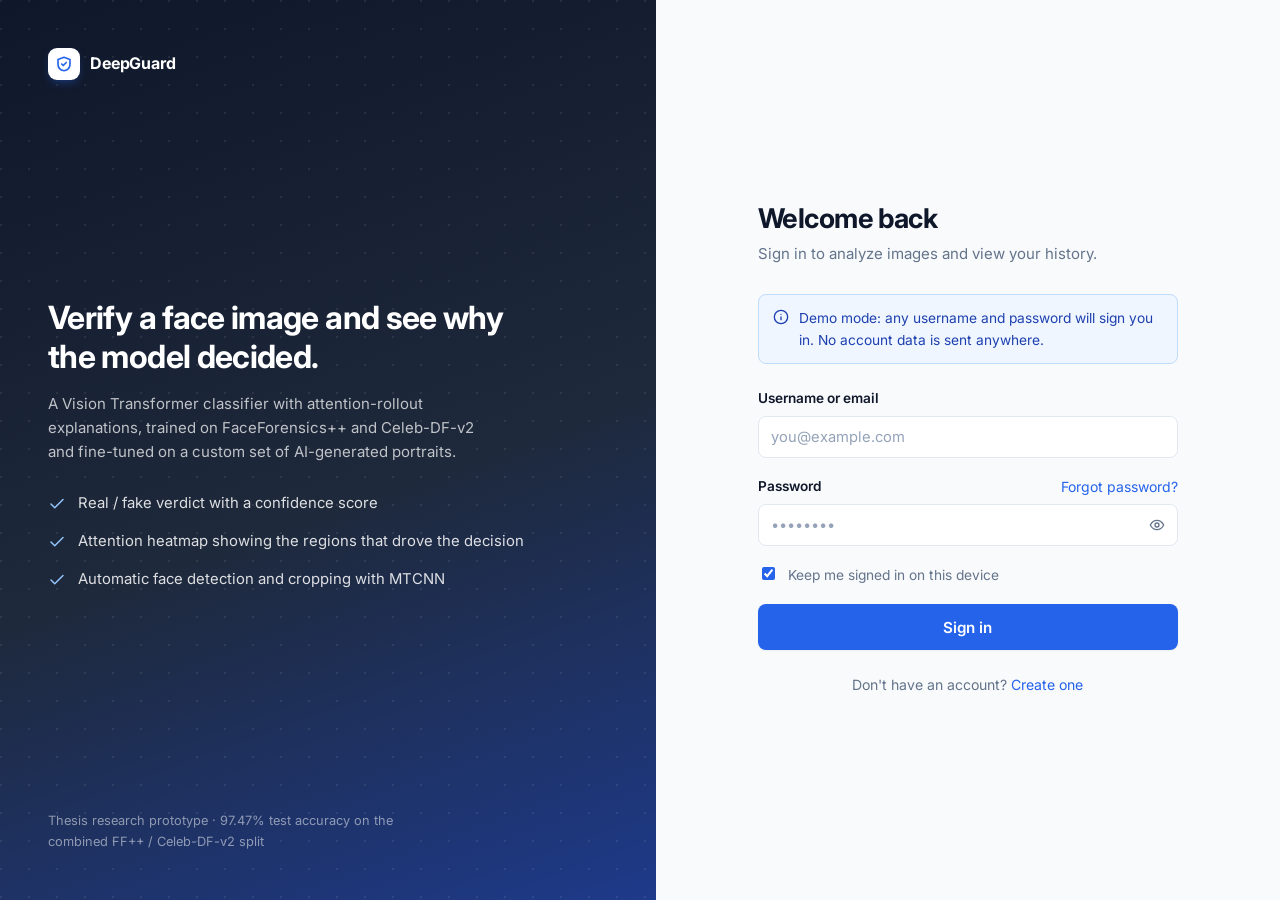
<file: history.html>
<!DOCTYPE html>
<html lang="en">
<head>
  <meta charset="UTF-8" />
  <meta name="viewport" content="width=device-width, initial-scale=1.0" />
  <title>History · DeepGuard</title>
  <link rel="preconnect" href="https://fonts.googleapis.com" />
  <link rel="preconnect" href="https://fonts.gstatic.com" crossorigin />
  <link href="https://fonts.googleapis.com/css2?family=Inter:wght@400;500;600;700;800&display=swap" rel="stylesheet" />
  <link rel="stylesheet" href="styles.css" />
  <script src="app.js"></script>
  <script>App.Auth.require();</script>
</head>
<body data-page="history">
  <header id="site-nav"></header>

  <main>
    <section class="page-header">
      <div class="container row between">
        <div>
          <span class="eyebrow">History</span>
          <h1 style="font-size:1.8rem">Your analyses</h1>
          <p class="text-muted mb-0">Stored locally in this browser for the demo build. Nothing is uploaded to a server.</p>
        </div>
        <div class="row">
          <a class="btn btn-primary" href="detect.html">New analysis</a>
          <button class="btn btn-outline" id="btn-clear">Clear history</button>
        </div>
      </div>
    </section>

    <section class="section-tight">
      <div class="container">
        <div class="stats mb-24" id="summary"></div>

        <div class="card" id="empty" hidden>
          <div class="empty-state">
            <div class="ico"><svg viewBox="0 0 24 24" fill="none" stroke="currentColor" stroke-width="1.8" stroke-linecap="round" stroke-linejoin="round"><circle cx="12" cy="12" r="10"/><path d="M12 6v6l4 2"/></svg></div>
            <h3>No analyses yet</h3>
            <p>Run your first image through the detector and it will show up here.</p>
            <a class="btn btn-primary mt-16" href="detect.html">Analyze an image</a>
          </div>
        </div>

        <div class="table-wrap" id="table-wrap" hidden>
          <table class="table">
            <thead>
              <tr><th></th><th>File</th><th>Prediction</th><th class="num">Confidence</th><th>Type</th><th class="num">Size</th><th>Analyzed</th><th></th></tr>
            </thead>
            <tbody id="rows"></tbody>
          </table>
        </div>
      </div>
    </section>
  </main>

  <footer id="site-footer"></footer>

  <script>
    (function () {
      const { History, Util } = App;
      const $ = (id) => document.getElementById(id);

      function render() {
        const list = History.all();
        $("empty").hidden = list.length > 0;
        $("table-wrap").hidden = list.length === 0;
        $("btn-clear").disabled = list.length === 0;

        const avg = list.length ? (list.reduce((s, e) => s + (e.confidence || 0), 0) / list.length).toFixed(1) + "%" : "—";
        const last = list.length ? Util.formatDate(list[0].at) : "—";
        const bytes = list.reduce((s, e) => s + (e.size || 0), 0);
        $("summary").innerHTML = `
          <div class="stat"><b>${list.length}</b><span>Images analyzed</span></div>
          <div class="stat"><b>${avg}</b><span>Average confidence</span></div>
          <div class="stat"><b>${Util.formatBytes(bytes)}</b><span>Total data processed</span></div>
          <div class="stat"><b style="font-size:1.05rem; margin-top:6px">${last}</b><span>Most recent analysis</span></div>`;

        $("rows").innerHTML = list.map((e) => `
          <tr data-id="${e.id}">
            <td style="width:60px">${e.thumb ? `<img class="thumb" src="${e.thumb}" alt="" />` : `<span class="thumb" style="display:inline-block"></span>`}</td>
            <td><b>${Util.escape(e.fileName)}</b><div class="text-xs text-muted">${Util.escape(e.dimensions || "")}</div></td>
            <td><code>${Util.escape(e.prediction)}</code></td>
            <td class="num">${e.confidence != null ? e.confidence.toFixed(1) + "%" : "—"}</td>
            <td><span class="badge badge-neutral">${Util.escape((e.type || "").replace("image/", "").toUpperCase())}</span></td>
            <td class="num">${Util.formatBytes(e.size)}</td>
            <td class="text-muted">${Util.formatDate(e.at)}</td>
            <td class="num"><button class="btn btn-ghost btn-sm" data-del="${e.id}" aria-label="Delete entry">Delete</button></td>
          </tr>`).join("");
      }

      $("rows").addEventListener("click", (e) => {
        const btn = e.target.closest("[data-del]");
        if (!btn) return;
        History.remove(btn.dataset.del);
        render();
        Util.toast("Entry removed");
      });
      $("btn-clear").addEventListener("click", () => {
        if (!History.all().length) return;
        if (confirm("Clear all analysis history stored in this browser?")) { History.clear(); render(); Util.toast("History cleared"); }
      });

      render();
    })();
  </script>
</body>
</html>
</file>
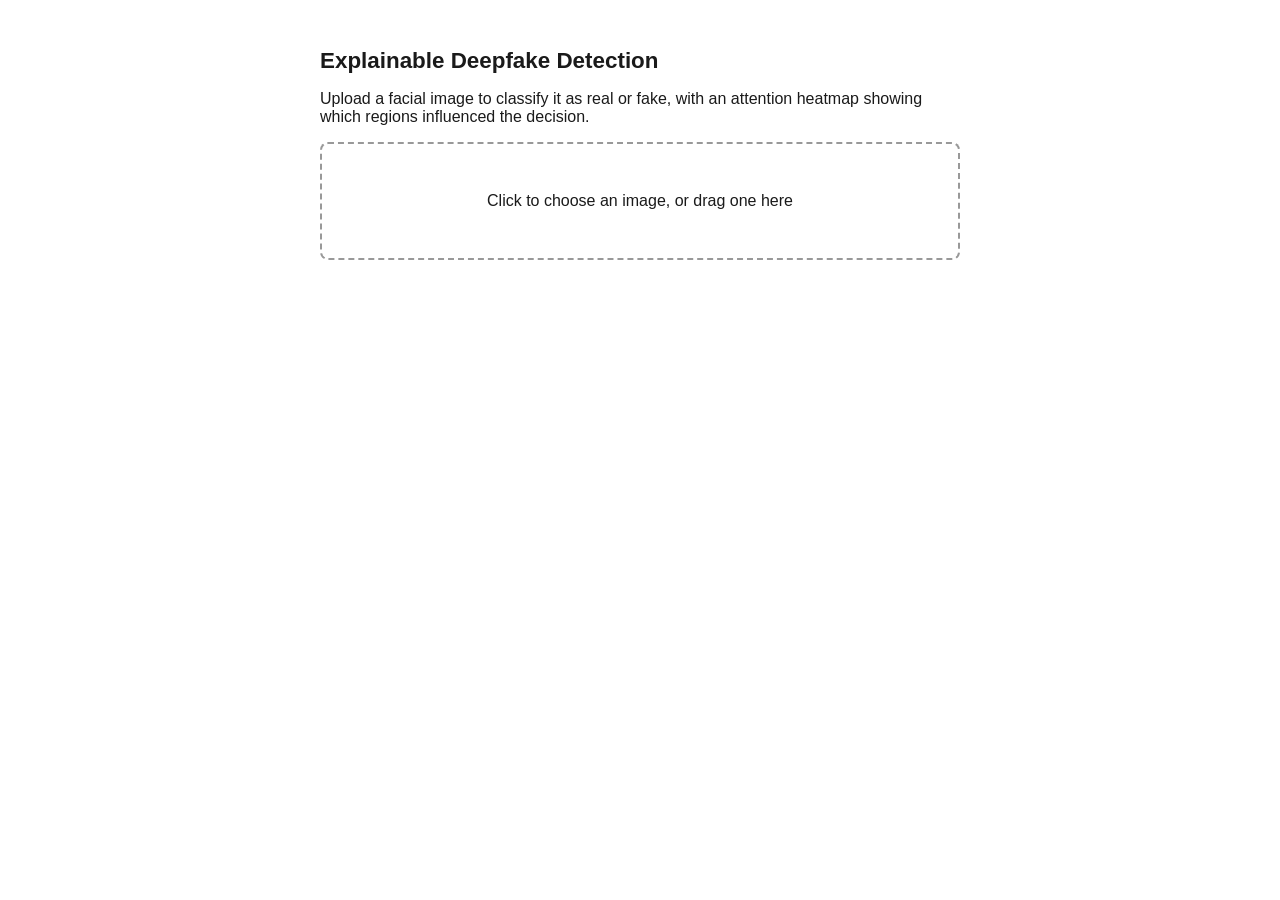
<file: live.html>
<!DOCTYPE html>
<html lang="en">
<head>
  <meta charset="UTF-8" />
  <title>Explainable Deepfake Detection</title>
  <style>
    body {
      font-family: -apple-system, BlinkMacSystemFont, "Segoe UI", sans-serif;
      max-width: 640px;
      margin: 48px auto;
      padding: 0 16px;
      color: #1a1a1a;
    }
    h1 { font-size: 1.4rem; }
    .dropzone {
      border: 2px dashed #999;
      border-radius: 8px;
      padding: 32px;
      text-align: center;
      cursor: pointer;
      margin: 16px 0;
    }
    .dropzone.dragover { border-color: #333; background: #f5f5f5; }
    #result { margin-top: 24px; }
    .label { font-size: 1.2rem; font-weight: 600; }
    .label.fake { color: #c0392b; }
    .label.real { color: #27ae60; }
    img.preview { max-width: 100%; border-radius: 8px; margin-top: 12px; }
    #error { color: #c0392b; margin-top: 12px; }
    #loading { margin-top: 12px; color: #666; }
  </style>
</head>
<body>
  <h1>Explainable Deepfake Detection</h1>
  <p>Upload a facial image to classify it as real or fake, with an attention
     heatmap showing which regions influenced the decision.</p>

  <div class="dropzone" id="dropzone">
    <p>Click to choose an image, or drag one here</p>
    <input type="file" id="fileInput" accept="image/jpeg,image/png" hidden />
  </div>

  <div id="loading" hidden>Analyzing...</div>
  <div id="error" hidden></div>
  <div id="result" hidden>
    <div class="label" id="labelText"></div>
    <div id="confidenceText"></div>
    <img class="preview" id="heatmapImg" alt="Attention heatmap overlay" />
  </div>

  <script>
    const API_BASE = ""; // same-origin; set to the API URL if hosted separately
    const dropzone = document.getElementById("dropzone");
    const fileInput = document.getElementById("fileInput");
    const loading = document.getElementById("loading");
    const errorBox = document.getElementById("error");
    const result = document.getElementById("result");
    const labelText = document.getElementById("labelText");
    const confidenceText = document.getElementById("confidenceText");
    const heatmapImg = document.getElementById("heatmapImg");

    dropzone.addEventListener("click", () => fileInput.click());
    dropzone.addEventListener("dragover", (e) => { e.preventDefault(); dropzone.classList.add("dragover"); });
    dropzone.addEventListener("dragleave", () => dropzone.classList.remove("dragover"));
    dropzone.addEventListener("drop", (e) => {
      e.preventDefault();
      dropzone.classList.remove("dragover");
      if (e.dataTransfer.files.length) handleFile(e.dataTransfer.files[0]);
    });
    fileInput.addEventListener("change", () => {
      if (fileInput.files.length) handleFile(fileInput.files[0]);
    });

    async function handleFile(file) {
      errorBox.hidden = true;
      result.hidden = true;
      loading.hidden = false;

      const formData = new FormData();
      formData.append("file", file);

      try {
        const res = await fetch(`${API_BASE}/predict`, { method: "POST", body: formData });
        if (!res.ok) {
          const body = await res.json().catch(() => ({}));
          throw new Error(body.detail || `Request failed (${res.status})`);
        }
        const data = await res.json();

        labelText.textContent = data.label.toUpperCase();
        labelText.className = `label ${data.label}`;
        confidenceText.textContent = `Confidence: ${(data.confidence * 100).toFixed(1)}%`;
        heatmapImg.src = `data:image/png;base64,${data.heatmap_base64}`;
        result.hidden = false;
      } catch (err) {
        errorBox.textContent = err.message;
        errorBox.hidden = false;
      } finally {
        loading.hidden = true;
      }
    }
  </script>
</body>
</html>
</file>
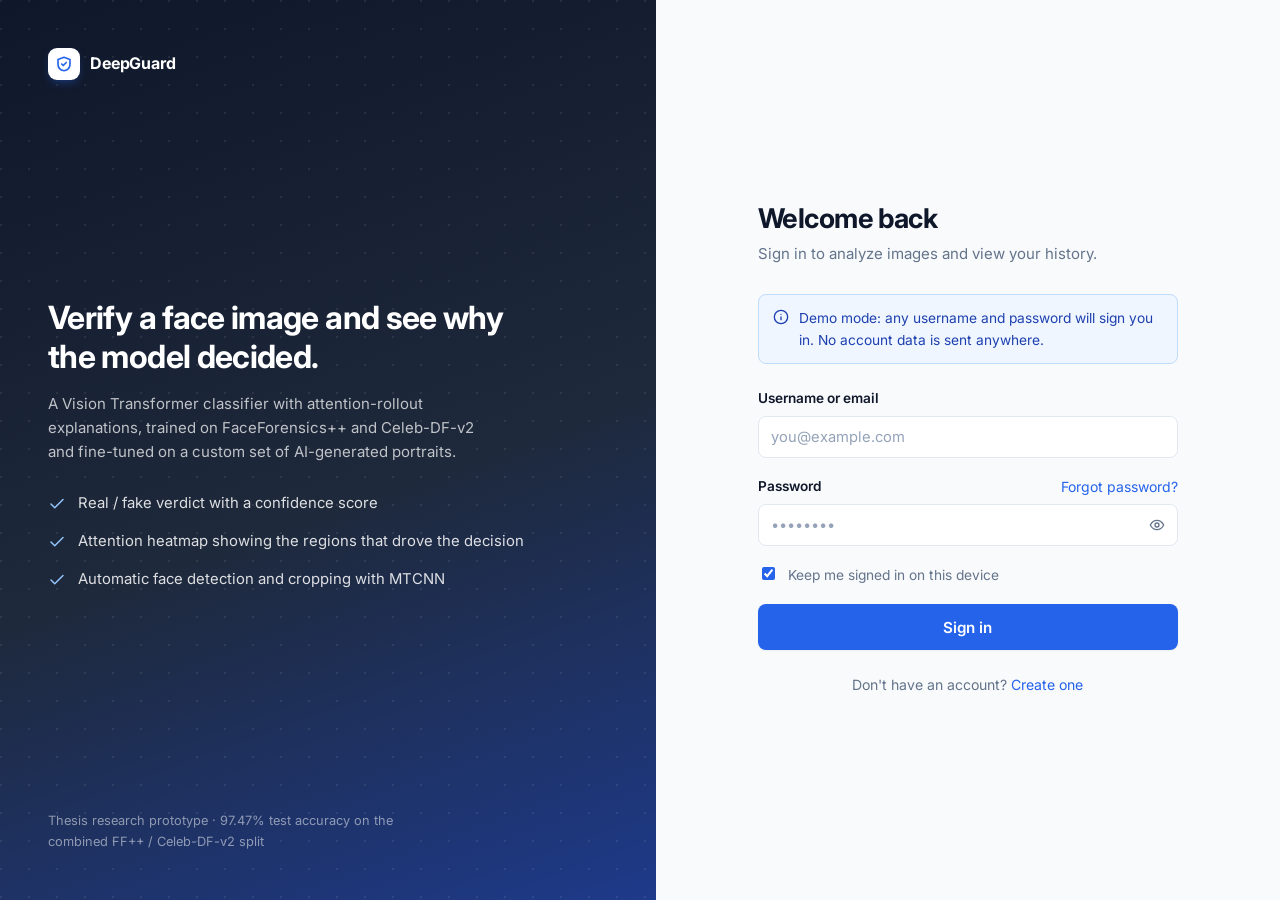
<file: login.html>
<!DOCTYPE html>
<html lang="en">
<head>
  <meta charset="UTF-8" />
  <meta name="viewport" content="width=device-width, initial-scale=1.0" />
  <title>Sign in · DeepGuard</title>
  <link rel="preconnect" href="https://fonts.googleapis.com" />
  <link rel="preconnect" href="https://fonts.gstatic.com" crossorigin />
  <link href="https://fonts.googleapis.com/css2?family=Inter:wght@400;500;600;700;800&display=swap" rel="stylesheet" />
  <link rel="stylesheet" href="styles.css" />
  <script src="app.js"></script>
  <script>App.Auth.redirectIfLoggedIn();</script>
</head>
<body data-page="login">
  <div class="auth-layout">
    <aside class="auth-side">
      <a class="brand" href="index.html">
        <span class="brand-mark"><svg viewBox="0 0 24 24" fill="none" stroke="currentColor" stroke-width="2.2" stroke-linecap="round" stroke-linejoin="round"><path d="M12 3 4 6v6c0 5 3.4 8.4 8 9 4.6-.6 8-4 8-9V6l-8-3z"/><path d="M9 12l2 2 4-4"/></svg></span>
        <span>DeepGuard</span>
      </a>
      <div>
        <h2>Verify a face image and see why the model decided.</h2>
        <p>A Vision Transformer classifier with attention-rollout explanations, trained on FaceForensics++ and Celeb-DF-v2 and fine-tuned on a custom set of AI-generated portraits.</p>
        <ul>
          <li><svg viewBox="0 0 24 24" fill="none" stroke="currentColor" stroke-width="2" stroke-linecap="round" stroke-linejoin="round"><path d="M20 6 9 17l-5-5"/></svg><span>Real / fake verdict with a confidence score</span></li>
          <li><svg viewBox="0 0 24 24" fill="none" stroke="currentColor" stroke-width="2" stroke-linecap="round" stroke-linejoin="round"><path d="M20 6 9 17l-5-5"/></svg><span>Attention heatmap showing the regions that drove the decision</span></li>
          <li><svg viewBox="0 0 24 24" fill="none" stroke="currentColor" stroke-width="2" stroke-linecap="round" stroke-linejoin="round"><path d="M20 6 9 17l-5-5"/></svg><span>Automatic face detection and cropping with MTCNN</span></li>
        </ul>
      </div>
      <p class="foot">Thesis research prototype &middot; 97.47% test accuracy on the combined FF++ / Celeb-DF-v2 split</p>
    </aside>

    <main class="auth-main">
      <div class="auth-card">
        <a class="brand auth-mobile-brand" href="index.html">
          <span class="brand-mark"><svg viewBox="0 0 24 24" fill="none" stroke="currentColor" stroke-width="2.2" stroke-linecap="round" stroke-linejoin="round"><path d="M12 3 4 6v6c0 5 3.4 8.4 8 9 4.6-.6 8-4 8-9V6l-8-3z"/><path d="M9 12l2 2 4-4"/></svg></span>
          <span>DeepGuard</span>
        </a>
        <h1>Welcome back</h1>
        <p class="sub">Sign in to analyze images and view your history.</p>

        <div class="alert alert-info mb-24">
          <svg viewBox="0 0 24 24" fill="none" stroke="currentColor" stroke-width="2" stroke-linecap="round" stroke-linejoin="round"><circle cx="12" cy="12" r="10"/><path d="M12 16v-4M12 8h.01"/></svg>
          <span>Demo mode: any username and password will sign you in. No account data is sent anywhere.</span>
        </div>

        <form class="auth-form" id="login-form" novalidate>
          <div class="field">
            <label for="username">Username or email</label>
            <input class="input" id="username" name="username" type="text" autocomplete="username" placeholder="you@example.com" required />
            <span class="field-error" id="username-error" hidden>Enter your username or email.</span>
          </div>
          <div class="field">
            <div class="row between">
              <label for="password">Password</label>
              <a href="#" class="text-sm" onclick="App.Util.toast('Password reset is not available in the demo build.'); return false;">Forgot password?</a>
            </div>
            <div class="input-wrap">
              <input class="input" id="password" name="password" type="password" autocomplete="current-password" placeholder="••••••••" required />
              <button type="button" class="toggle-pw" data-toggle="password" aria-label="Show password">
                <svg viewBox="0 0 24 24" fill="none" stroke="currentColor" stroke-width="2" stroke-linecap="round" stroke-linejoin="round"><path d="M2 12s3.5-7 10-7 10 7 10 7-3.5 7-10 7S2 12 2 12z"/><circle cx="12" cy="12" r="3"/></svg>
              </button>
            </div>
            <span class="field-error" id="password-error" hidden>Enter your password.</span>
          </div>
          <label class="checkbox"><input type="checkbox" id="remember" checked /> <span>Keep me signed in on this device</span></label>
          <button class="btn btn-primary btn-lg btn-block" type="submit" id="login-btn">Sign in</button>
        </form>

        <p class="auth-alt">Don't have an account? <a href="register.html">Create one</a></p>
      </div>
    </main>
  </div>

  <script>
    (function () {
      const form = document.getElementById("login-form");
      const username = document.getElementById("username");
      const password = document.getElementById("password");
      const btn = document.getElementById("login-btn");

      document.querySelector("[data-toggle=password]").addEventListener("click", function () {
        const isPw = password.type === "password";
        password.type = isPw ? "text" : "password";
        this.setAttribute("aria-label", isPw ? "Hide password" : "Show password");
      });

      function validate(input, errId) {
        const ok = input.value.trim().length > 0;
        input.classList.toggle("invalid", !ok);
        document.getElementById(errId).hidden = ok;
        return ok;
      }

      form.addEventListener("submit", function (e) {
        e.preventDefault();
        const ok = [validate(username, "username-error"), validate(password, "password-error")].every(Boolean);
        if (!ok) return;
        btn.disabled = true;
        btn.textContent = "Signing in…";
        // Simulated network latency, then mock sign-in.
        setTimeout(function () {
          App.Auth.login(username.value);
          const next = new URLSearchParams(location.search).get("next");
          window.location.href = next && /^[\w.-]+\.html$/.test(next) ? next : "detect.html";
        }, 500);
      });
    })();
  </script>
</body>
</html>
</file>
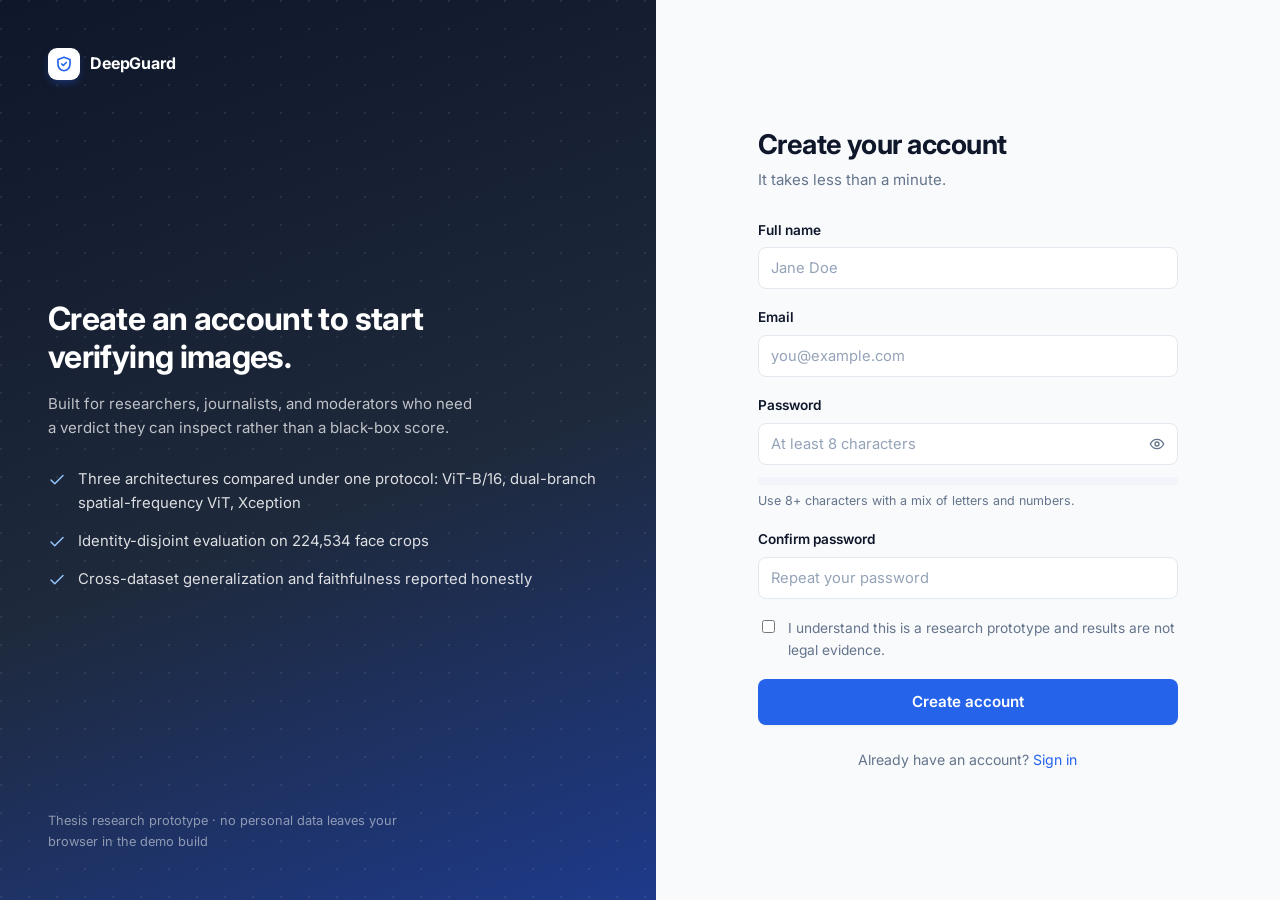
<file: register.html>
<!DOCTYPE html>
<html lang="en">
<head>
  <meta charset="UTF-8" />
  <meta name="viewport" content="width=device-width, initial-scale=1.0" />
  <title>Create account · DeepGuard</title>
  <link rel="preconnect" href="https://fonts.googleapis.com" />
  <link rel="preconnect" href="https://fonts.gstatic.com" crossorigin />
  <link href="https://fonts.googleapis.com/css2?family=Inter:wght@400;500;600;700;800&display=swap" rel="stylesheet" />
  <link rel="stylesheet" href="styles.css" />
  <script src="app.js"></script>
  <script>App.Auth.redirectIfLoggedIn();</script>
</head>
<body data-page="register">
  <div class="auth-layout">
    <aside class="auth-side">
      <a class="brand" href="index.html">
        <span class="brand-mark"><svg viewBox="0 0 24 24" fill="none" stroke="currentColor" stroke-width="2.2" stroke-linecap="round" stroke-linejoin="round"><path d="M12 3 4 6v6c0 5 3.4 8.4 8 9 4.6-.6 8-4 8-9V6l-8-3z"/><path d="M9 12l2 2 4-4"/></svg></span>
        <span>DeepGuard</span>
      </a>
      <div>
        <h2>Create an account to start verifying images.</h2>
        <p>Built for researchers, journalists, and moderators who need a verdict they can inspect rather than a black-box score.</p>
        <ul>
          <li><svg viewBox="0 0 24 24" fill="none" stroke="currentColor" stroke-width="2" stroke-linecap="round" stroke-linejoin="round"><path d="M20 6 9 17l-5-5"/></svg><span>Three architectures compared under one protocol: ViT-B/16, dual-branch spatial-frequency ViT, Xception</span></li>
          <li><svg viewBox="0 0 24 24" fill="none" stroke="currentColor" stroke-width="2" stroke-linecap="round" stroke-linejoin="round"><path d="M20 6 9 17l-5-5"/></svg><span>Identity-disjoint evaluation on 224,534 face crops</span></li>
          <li><svg viewBox="0 0 24 24" fill="none" stroke="currentColor" stroke-width="2" stroke-linecap="round" stroke-linejoin="round"><path d="M20 6 9 17l-5-5"/></svg><span>Cross-dataset generalization and faithfulness reported honestly</span></li>
        </ul>
      </div>
      <p class="foot">Thesis research prototype &middot; no personal data leaves your browser in the demo build</p>
    </aside>

    <main class="auth-main">
      <div class="auth-card">
        <a class="brand auth-mobile-brand" href="index.html">
          <span class="brand-mark"><svg viewBox="0 0 24 24" fill="none" stroke="currentColor" stroke-width="2.2" stroke-linecap="round" stroke-linejoin="round"><path d="M12 3 4 6v6c0 5 3.4 8.4 8 9 4.6-.6 8-4 8-9V6l-8-3z"/><path d="M9 12l2 2 4-4"/></svg></span>
          <span>DeepGuard</span>
        </a>
        <h1>Create your account</h1>
        <p class="sub">It takes less than a minute.</p>

        <form class="auth-form" id="register-form" novalidate>
          <div class="field">
            <label for="fullname">Full name</label>
            <input class="input" id="fullname" type="text" autocomplete="name" placeholder="Jane Doe" required />
            <span class="field-error" id="fullname-error" hidden>Enter your name.</span>
          </div>
          <div class="field">
            <label for="email">Email</label>
            <input class="input" id="email" type="email" autocomplete="email" placeholder="you@example.com" required />
            <span class="field-error" id="email-error" hidden>Enter a valid email address.</span>
          </div>
          <div class="field">
            <label for="password">Password</label>
            <div class="input-wrap">
              <input class="input" id="password" type="password" autocomplete="new-password" placeholder="At least 8 characters" required />
              <button type="button" class="toggle-pw" data-toggle="password" aria-label="Show password">
                <svg viewBox="0 0 24 24" fill="none" stroke="currentColor" stroke-width="2" stroke-linecap="round" stroke-linejoin="round"><path d="M2 12s3.5-7 10-7 10 7 10 7-3.5 7-10 7S2 12 2 12z"/><circle cx="12" cy="12" r="3"/></svg>
              </button>
            </div>
            <div class="meter" style="margin-top:6px"><i id="pw-meter" style="width:0"></i></div>
            <span class="hint" id="pw-hint">Use 8+ characters with a mix of letters and numbers.</span>
            <span class="field-error" id="password-error" hidden>Password must be at least 8 characters.</span>
          </div>
          <div class="field">
            <label for="confirm">Confirm password</label>
            <input class="input" id="confirm" type="password" autocomplete="new-password" placeholder="Repeat your password" required />
            <span class="field-error" id="confirm-error" hidden>Passwords do not match.</span>
          </div>
          <label class="checkbox"><input type="checkbox" id="terms" required /> <span>I understand this is a research prototype and results are not legal evidence.</span></label>
          <span class="field-error" id="terms-error" hidden>Please acknowledge the notice above.</span>
          <button class="btn btn-primary btn-lg btn-block" type="submit" id="register-btn">Create account</button>
        </form>

        <p class="auth-alt">Already have an account? <a href="login.html">Sign in</a></p>
      </div>
    </main>
  </div>

  <script>
    (function () {
      const $ = (id) => document.getElementById(id);
      const form = $("register-form");
      const pw = $("password");
      const meter = $("pw-meter");
      const hint = $("pw-hint");

      document.querySelector("[data-toggle=password]").addEventListener("click", function () {
        pw.type = pw.type === "password" ? "text" : "password";
      });

      pw.addEventListener("input", function () {
        const v = pw.value;
        let score = 0;
        if (v.length >= 8) score++;
        if (/[A-Z]/.test(v) && /[a-z]/.test(v)) score++;
        if (/\d/.test(v)) score++;
        if (/[^A-Za-z0-9]/.test(v)) score++;
        const pct = [0, 25, 50, 75, 100][score];
        meter.style.width = pct + "%";
        meter.style.background = score <= 1 ? "var(--destructive)" : score === 2 ? "var(--warning)" : "var(--success)";
        hint.textContent = v.length === 0 ? "Use 8+ characters with a mix of letters and numbers." :
          ["Too short", "Weak", "Fair", "Good", "Strong"][score] + " password";
      });

      function setErr(input, errId, ok) {
        if (input) input.classList.toggle("invalid", !ok);
        $(errId).hidden = ok;
        return ok;
      }

      form.addEventListener("submit", function (e) {
        e.preventDefault();
        const checks = [
          setErr($("fullname"), "fullname-error", $("fullname").value.trim().length > 0),
          setErr($("email"), "email-error", /^[^\s@]+@[^\s@]+\.[^\s@]+$/.test($("email").value.trim())),
          setErr(pw, "password-error", pw.value.length >= 8),
          setErr($("confirm"), "confirm-error", $("confirm").value === pw.value && pw.value.length > 0),
          setErr(null, "terms-error", $("terms").checked),
        ];
        if (!checks.every(Boolean)) return;
        const btn = $("register-btn");
        btn.disabled = true;
        btn.textContent = "Creating account…";
        setTimeout(function () {
          App.Auth.register($("fullname").value.trim(), $("email").value.trim());
          window.location.href = "detect.html";
        }, 600);
      });
    })();
  </script>
</body>
</html>
</file>
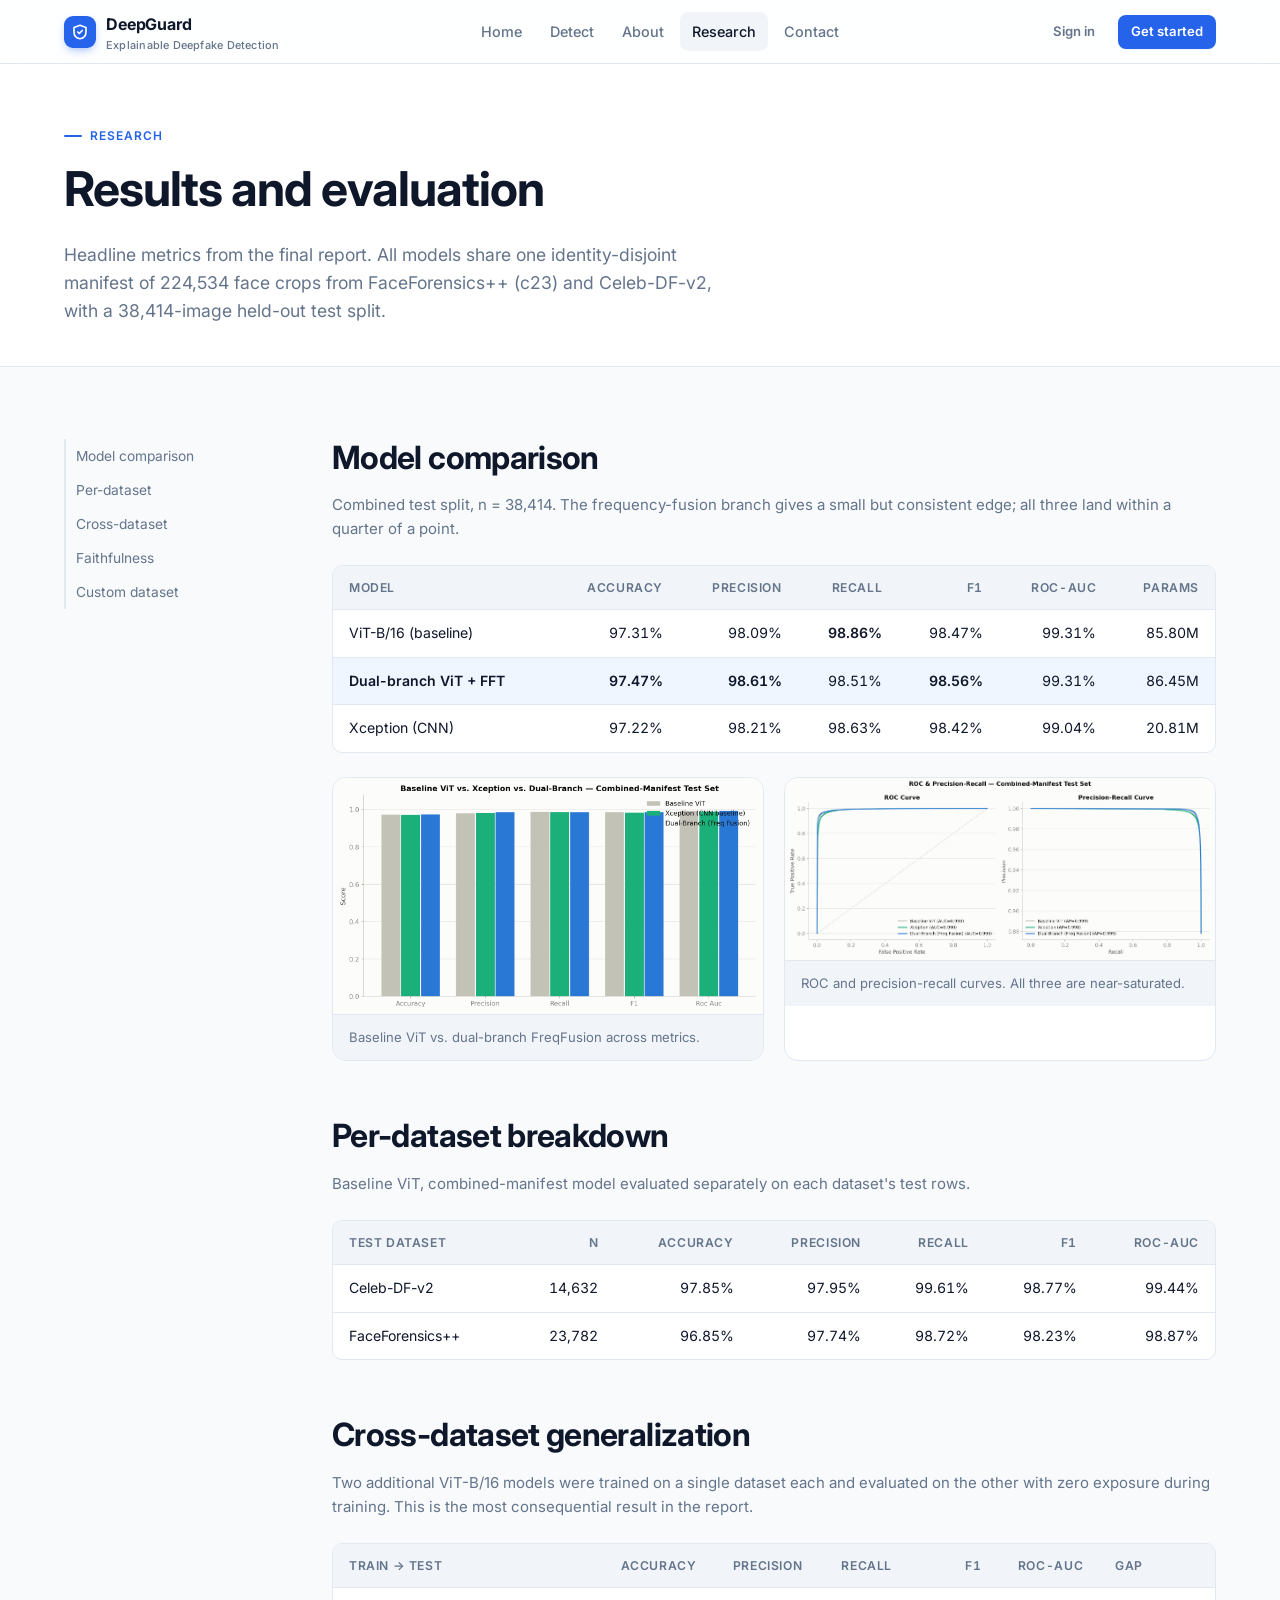
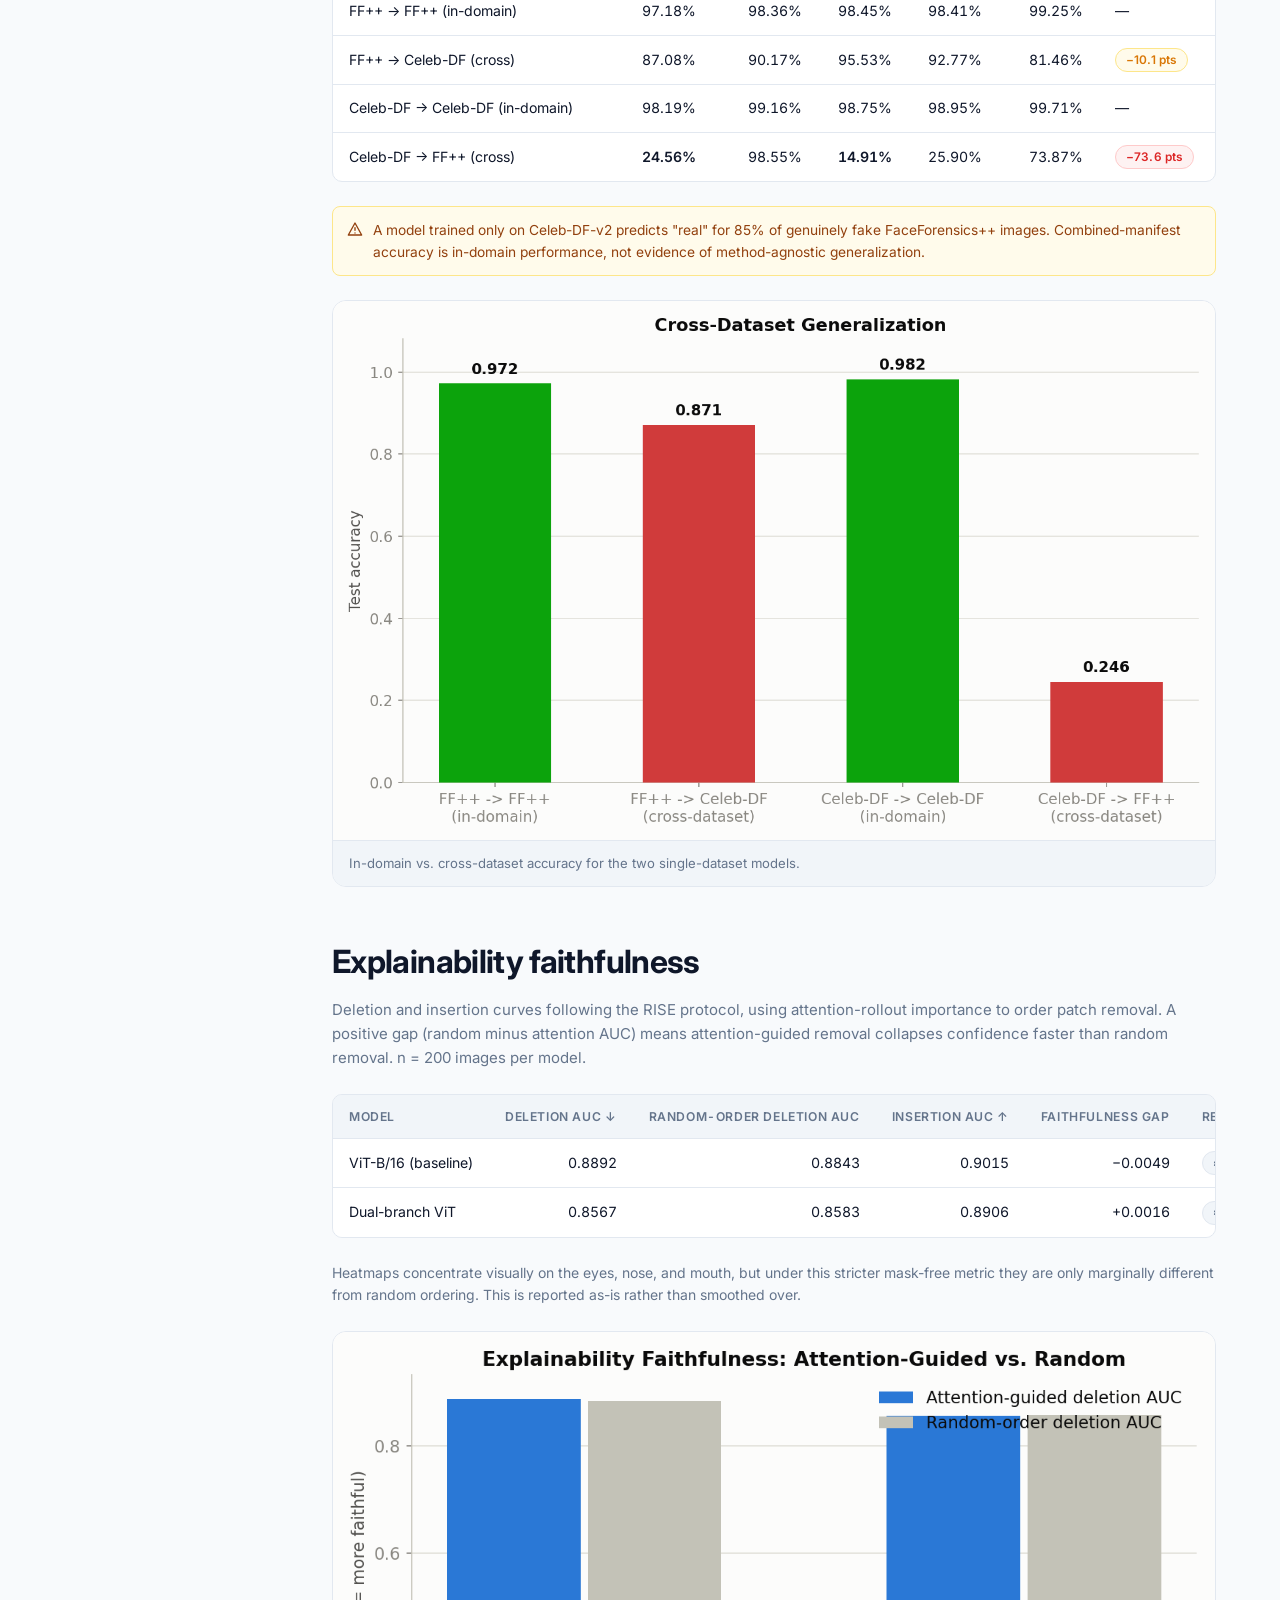
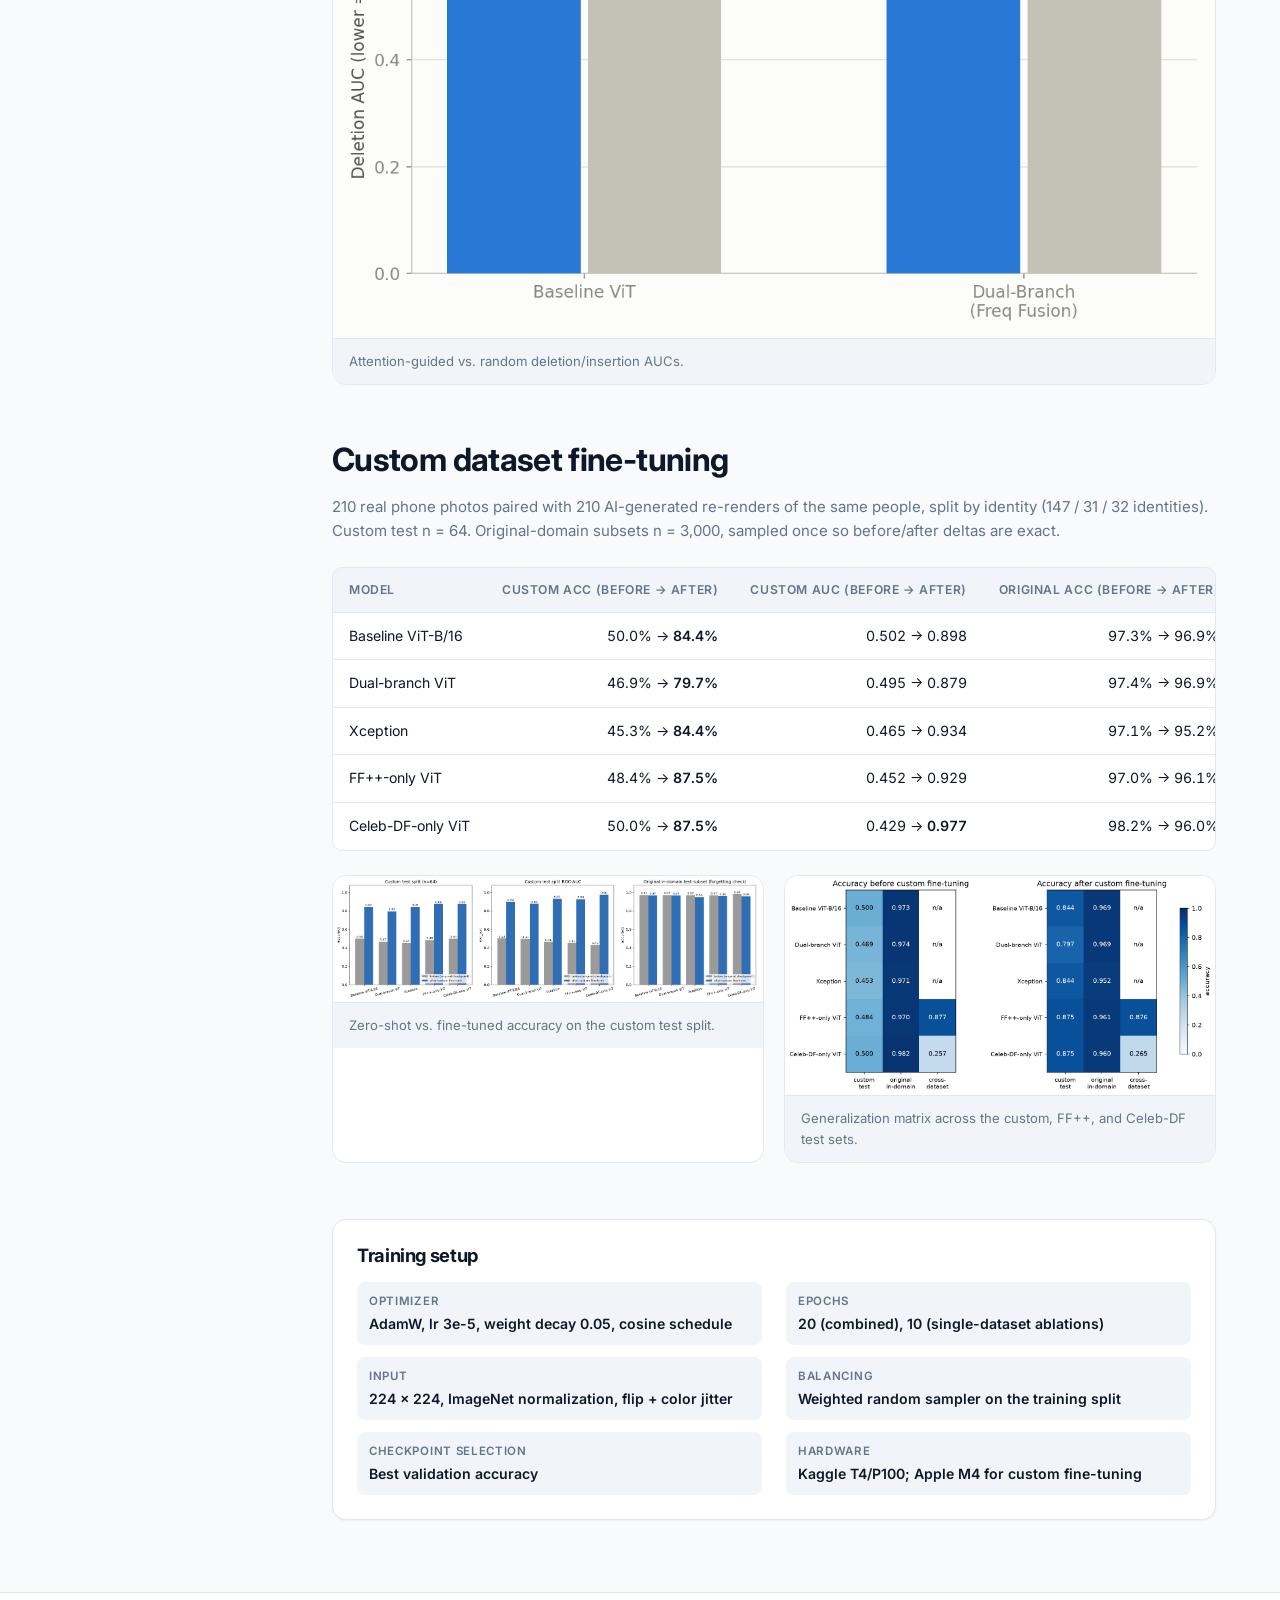
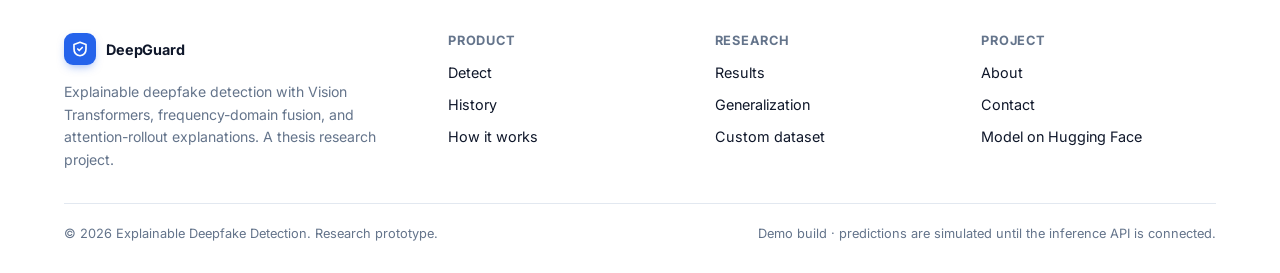
<file: research.html>
<!DOCTYPE html>
<html lang="en">
<head>
  <meta charset="UTF-8" />
  <meta name="viewport" content="width=device-width, initial-scale=1.0" />
  <title>Research results · DeepGuard</title>
  <link rel="preconnect" href="https://fonts.googleapis.com" />
  <link rel="preconnect" href="https://fonts.gstatic.com" crossorigin />
  <link href="https://fonts.googleapis.com/css2?family=Inter:wght@400;500;600;700;800&display=swap" rel="stylesheet" />
  <link rel="stylesheet" href="styles.css" />
  <script src="app.js"></script>
</head>
<body data-page="research">
  <header id="site-nav"></header>

  <main>
    <section class="page-header">
      <div class="container">
        <span class="eyebrow">Research</span>
        <h1>Results and evaluation</h1>
        <p class="lede">Headline metrics from the final report. All models share one identity-disjoint manifest of 224,534 face crops from FaceForensics++ (c23) and Celeb-DF-v2, with a 38,414-image held-out test split.</p>
      </div>
    </section>

    <section class="section">
      <div class="container two-col">
        <nav class="toc" aria-label="On this page">
          <a href="#comparison">Model comparison</a>
          <a href="#per-dataset">Per-dataset</a>
          <a href="#cross-dataset">Cross-dataset</a>
          <a href="#faithfulness">Faithfulness</a>
          <a href="#custom">Custom dataset</a>
        </nav>

        <div class="stack" style="gap:56px">
          <div id="comparison">
            <h2>Model comparison</h2>
            <p class="text-muted mb-24">Combined test split, n = 38,414. The frequency-fusion branch gives a small but consistent edge; all three land within a quarter of a point.</p>
            <div class="table-wrap mb-24">
              <table class="table">
                <thead><tr><th>Model</th><th class="num">Accuracy</th><th class="num">Precision</th><th class="num">Recall</th><th class="num">F1</th><th class="num">ROC-AUC</th><th class="num">Params</th></tr></thead>
                <tbody>
                  <tr><td>ViT-B/16 (baseline)</td><td class="num">97.31%</td><td class="num">98.09%</td><td class="num"><b>98.86%</b></td><td class="num">98.47%</td><td class="num">99.31%</td><td class="num">85.80M</td></tr>
                  <tr class="highlight"><td><b>Dual-branch ViT + FFT</b></td><td class="num"><b>97.47%</b></td><td class="num"><b>98.61%</b></td><td class="num">98.51%</td><td class="num"><b>98.56%</b></td><td class="num">99.31%</td><td class="num">86.45M</td></tr>
                  <tr><td>Xception (CNN)</td><td class="num">97.22%</td><td class="num">98.21%</td><td class="num">98.63%</td><td class="num">98.42%</td><td class="num">99.04%</td><td class="num">20.81M</td></tr>
                </tbody>
              </table>
            </div>
            <div class="grid grid-2">
              <figure class="figure"><img src="assets/advanced_baseline_vs_freqfusion.png" alt="Baseline versus FreqFusion comparison chart" loading="lazy" /><figcaption>Baseline ViT vs. dual-branch FreqFusion across metrics.</figcaption></figure>
              <figure class="figure"><img src="assets/advanced_roc_pr_curves.png" alt="ROC and precision-recall curves for all three models" loading="lazy" /><figcaption>ROC and precision-recall curves. All three are near-saturated.</figcaption></figure>
            </div>
          </div>

          <div id="per-dataset">
            <h2>Per-dataset breakdown</h2>
            <p class="text-muted mb-24">Baseline ViT, combined-manifest model evaluated separately on each dataset's test rows.</p>
            <div class="table-wrap">
              <table class="table">
                <thead><tr><th>Test dataset</th><th class="num">n</th><th class="num">Accuracy</th><th class="num">Precision</th><th class="num">Recall</th><th class="num">F1</th><th class="num">ROC-AUC</th></tr></thead>
                <tbody>
                  <tr><td>Celeb-DF-v2</td><td class="num">14,632</td><td class="num">97.85%</td><td class="num">97.95%</td><td class="num">99.61%</td><td class="num">98.77%</td><td class="num">99.44%</td></tr>
                  <tr><td>FaceForensics++</td><td class="num">23,782</td><td class="num">96.85%</td><td class="num">97.74%</td><td class="num">98.72%</td><td class="num">98.23%</td><td class="num">98.87%</td></tr>
                </tbody>
              </table>
            </div>
          </div>

          <div id="cross-dataset">
            <h2>Cross-dataset generalization</h2>
            <p class="text-muted mb-24">Two additional ViT-B/16 models were trained on a single dataset each and evaluated on the other with zero exposure during training. This is the most consequential result in the report.</p>
            <div class="table-wrap mb-24">
              <table class="table">
                <thead><tr><th>Train → Test</th><th class="num">Accuracy</th><th class="num">Precision</th><th class="num">Recall</th><th class="num">F1</th><th class="num">ROC-AUC</th><th>Gap</th></tr></thead>
                <tbody>
                  <tr><td>FF++ → FF++ (in-domain)</td><td class="num">97.18%</td><td class="num">98.36%</td><td class="num">98.45%</td><td class="num">98.41%</td><td class="num">99.25%</td><td>—</td></tr>
                  <tr><td>FF++ → Celeb-DF (cross)</td><td class="num">87.08%</td><td class="num">90.17%</td><td class="num">95.53%</td><td class="num">92.77%</td><td class="num">81.46%</td><td><span class="badge badge-warning">−10.1 pts</span></td></tr>
                  <tr><td>Celeb-DF → Celeb-DF (in-domain)</td><td class="num">98.19%</td><td class="num">99.16%</td><td class="num">98.75%</td><td class="num">98.95%</td><td class="num">99.71%</td><td>—</td></tr>
                  <tr><td>Celeb-DF → FF++ (cross)</td><td class="num"><b>24.56%</b></td><td class="num">98.55%</td><td class="num"><b>14.91%</b></td><td class="num">25.90%</td><td class="num">73.87%</td><td><span class="badge badge-danger">−73.6 pts</span></td></tr>
                </tbody>
              </table>
            </div>
            <div class="alert alert-warning mb-24">
              <svg viewBox="0 0 24 24" fill="none" stroke="currentColor" stroke-width="2" stroke-linecap="round" stroke-linejoin="round"><path d="m12 3 10 18H2L12 3z"/><path d="M12 10v4M12 18h.01"/></svg>
              <span>A model trained only on Celeb-DF-v2 predicts "real" for 85% of genuinely fake FaceForensics++ images. Combined-manifest accuracy is in-domain performance, not evidence of method-agnostic generalization.</span>
            </div>
            <figure class="figure"><img src="assets/advanced_cross_dataset_generalization.png" alt="Cross-dataset generalization chart" loading="lazy" /><figcaption>In-domain vs. cross-dataset accuracy for the two single-dataset models.</figcaption></figure>
          </div>

          <div id="faithfulness">
            <h2>Explainability faithfulness</h2>
            <p class="text-muted mb-24">Deletion and insertion curves following the RISE protocol, using attention-rollout importance to order patch removal. A positive gap (random minus attention AUC) means attention-guided removal collapses confidence faster than random removal. n = 200 images per model.</p>
            <div class="table-wrap mb-24">
              <table class="table">
                <thead><tr><th>Model</th><th class="num">Deletion AUC ↓</th><th class="num">Random-order deletion AUC</th><th class="num">Insertion AUC ↑</th><th class="num">Faithfulness gap</th><th>Reading</th></tr></thead>
                <tbody>
                  <tr><td>ViT-B/16 (baseline)</td><td class="num">0.8892</td><td class="num">0.8843</td><td class="num">0.9015</td><td class="num">−0.0049</td><td><span class="badge badge-neutral">≈ random</span></td></tr>
                  <tr><td>Dual-branch ViT</td><td class="num">0.8567</td><td class="num">0.8583</td><td class="num">0.8906</td><td class="num">+0.0016</td><td><span class="badge badge-neutral">≈ random</span></td></tr>
                </tbody>
              </table>
            </div>
            <p class="text-muted text-sm mb-24">Heatmaps concentrate visually on the eyes, nose, and mouth, but under this stricter mask-free metric they are only marginally different from random ordering. This is reported as-is rather than smoothed over.</p>
            <figure class="figure"><img src="assets/advanced_faithfulness.png" alt="Faithfulness comparison chart" loading="lazy" /><figcaption>Attention-guided vs. random deletion/insertion AUCs.</figcaption></figure>
          </div>

          <div id="custom">
            <h2>Custom dataset fine-tuning</h2>
            <p class="text-muted mb-24">210 real phone photos paired with 210 AI-generated re-renders of the same people, split by identity (147 / 31 / 32 identities). Custom test n = 64. Original-domain subsets n = 3,000, sampled once so before/after deltas are exact.</p>
            <div class="table-wrap mb-24">
              <table class="table">
                <thead><tr><th>Model</th><th class="num">Custom acc (before → after)</th><th class="num">Custom AUC (before → after)</th><th class="num">Original acc (before → after)</th></tr></thead>
                <tbody>
                  <tr><td>Baseline ViT-B/16</td><td class="num">50.0% → <b>84.4%</b></td><td class="num">0.502 → 0.898</td><td class="num">97.3% → 96.9%</td></tr>
                  <tr><td>Dual-branch ViT</td><td class="num">46.9% → <b>79.7%</b></td><td class="num">0.495 → 0.879</td><td class="num">97.4% → 96.9%</td></tr>
                  <tr><td>Xception</td><td class="num">45.3% → <b>84.4%</b></td><td class="num">0.465 → 0.934</td><td class="num">97.1% → 95.2%</td></tr>
                  <tr><td>FF++-only ViT</td><td class="num">48.4% → <b>87.5%</b></td><td class="num">0.452 → 0.929</td><td class="num">97.0% → 96.1%</td></tr>
                  <tr><td>Celeb-DF-only ViT</td><td class="num">50.0% → <b>87.5%</b></td><td class="num">0.429 → <b>0.977</b></td><td class="num">98.2% → 96.0%</td></tr>
                </tbody>
              </table>
            </div>
            <div class="grid grid-2">
              <figure class="figure"><img src="assets/custom_before_vs_after.png" alt="Before vs after fine-tuning" loading="lazy" /><figcaption>Zero-shot vs. fine-tuned accuracy on the custom test split.</figcaption></figure>
              <figure class="figure"><img src="assets/fig_generalization_matrix.png" alt="Generalization matrix after fine-tuning" loading="lazy" /><figcaption>Generalization matrix across the custom, FF++, and Celeb-DF test sets.</figcaption></figure>
            </div>
          </div>

          <div class="card card-body">
            <h3>Training setup</h3>
            <div class="kv mt-16">
              <div><span>Optimizer</span><b>AdamW, lr 3e-5, weight decay 0.05, cosine schedule</b></div>
              <div><span>Epochs</span><b>20 (combined), 10 (single-dataset ablations)</b></div>
              <div><span>Input</span><b>224 × 224, ImageNet normalization, flip + color jitter</b></div>
              <div><span>Balancing</span><b>Weighted random sampler on the training split</b></div>
              <div><span>Checkpoint selection</span><b>Best validation accuracy</b></div>
              <div><span>Hardware</span><b>Kaggle T4/P100; Apple M4 for custom fine-tuning</b></div>
            </div>
          </div>
        </div>
      </div>
    </section>
  </main>

  <footer id="site-footer"></footer>
</body>
</html>
</file>
<file: styles.css>
/* ==========================================================================
   Explainable Deepfake Detection — shared stylesheet
   Design tokens follow the shadcn/ui "slate" theme (light) with a blue
   primary. Everything is plain CSS; no build step required.
   ========================================================================== */

:root {
  --background: #f8fafc;
  --foreground: #0f172a;
  --card: #ffffff;
  --card-foreground: #0f172a;
  --muted: #f1f5f9;
  --muted-foreground: #64748b;
  --subtle: #94a3b8;
  --border: #e2e8f0;
  --input: #e2e8f0;
  --primary: #2563eb;
  --primary-hover: #1d4ed8;
  --primary-soft: #eff6ff;
  --primary-foreground: #ffffff;
  --ring: rgba(37, 99, 235, 0.35);
  --success: #059669;
  --success-soft: #ecfdf5;
  --destructive: #dc2626;
  --destructive-soft: #fef2f2;
  --warning: #d97706;
  --warning-soft: #fffbeb;
  --radius: 10px;
  --radius-lg: 14px;
  --shadow-sm: 0 1px 2px rgba(15, 23, 42, 0.05);
  --shadow: 0 1px 3px rgba(15, 23, 42, 0.08), 0 1px 2px rgba(15, 23, 42, 0.04);
  --shadow-md: 0 4px 12px -2px rgba(15, 23, 42, 0.08), 0 2px 4px -2px rgba(15, 23, 42, 0.04);
  --shadow-lg: 0 20px 40px -12px rgba(15, 23, 42, 0.14);
  --font: "Inter", -apple-system, BlinkMacSystemFont, "Segoe UI", Roboto, sans-serif;
  --mono: "SF Mono", ui-monospace, Menlo, Consolas, monospace;
  --nav-h: 64px;
  --container: 1200px;
}

*, *::before, *::after { box-sizing: border-box; }
html { scroll-behavior: smooth; -webkit-text-size-adjust: 100%; }
body {
  margin: 0;
  min-height: 100vh;
  display: flex;
  flex-direction: column;
  font-family: var(--font);
  font-size: 15px;
  line-height: 1.6;
  color: var(--foreground);
  background: var(--background);
  -webkit-font-smoothing: antialiased;
  -moz-osx-font-smoothing: grayscale;
}
main { flex: 1; }
[hidden] { display: none !important; }
img { max-width: 100%; height: auto; }
a { color: var(--primary); text-decoration: none; }
a:hover { text-decoration: underline; }
h1, h2, h3, h4 { margin: 0 0 0.5em; line-height: 1.2; letter-spacing: -0.02em; font-weight: 700; color: var(--foreground); }
h1 { font-size: clamp(1.9rem, 1.3rem + 2.2vw, 3rem); }
h2 { font-size: clamp(1.45rem, 1.1rem + 1.2vw, 2rem); }
h3 { font-size: 1.15rem; }
h4 { font-size: 1rem; }
p { margin: 0 0 1em; }
p:last-child { margin-bottom: 0; }
code { font-family: var(--mono); font-size: 0.86em; background: var(--muted); padding: 0.1em 0.4em; border-radius: 5px; }
:focus-visible { outline: 2px solid var(--primary); outline-offset: 2px; }
.sr-only { position: absolute; width: 1px; height: 1px; padding: 0; margin: -1px; overflow: hidden; clip: rect(0,0,0,0); border: 0; }

/* ---------- Layout helpers ---------- */
.container { width: 100%; max-width: var(--container); margin: 0 auto; padding: 0 24px; }
.container-narrow { max-width: 860px; }
.section { padding: 72px 0; }
.section-tight { padding: 48px 0; }
.section-muted { background: var(--card); border-top: 1px solid var(--border); border-bottom: 1px solid var(--border); }
.section-head { max-width: 680px; margin-bottom: 40px; }
.section-head.center { margin-left: auto; margin-right: auto; text-align: center; }
.grid { display: grid; gap: 20px; }
.grid-2 { grid-template-columns: repeat(2, minmax(0, 1fr)); }
.grid-3 { grid-template-columns: repeat(3, minmax(0, 1fr)); }
.grid-4 { grid-template-columns: repeat(4, minmax(0, 1fr)); }
.stack { display: flex; flex-direction: column; gap: 16px; }
.row { display: flex; align-items: center; gap: 12px; flex-wrap: wrap; }
.between { justify-content: space-between; }
.text-muted { color: var(--muted-foreground); }
.text-sm { font-size: 0.875rem; }
.text-xs { font-size: 0.78rem; }
.text-center { text-align: center; }
.lede { font-size: 1.1rem; color: var(--muted-foreground); max-width: 62ch; }
.eyebrow {
  display: inline-flex; align-items: center; gap: 8px;
  font-size: 0.75rem; font-weight: 600; letter-spacing: 0.08em; text-transform: uppercase;
  color: var(--primary); margin-bottom: 14px;
}
.eyebrow::before { content: ""; width: 18px; height: 2px; background: var(--primary); border-radius: 2px; }
.mt-8 { margin-top: 8px; } .mt-16 { margin-top: 16px; } .mt-24 { margin-top: 24px; } .mt-32 { margin-top: 32px; } .mt-48 { margin-top: 48px; }
.mb-0 { margin-bottom: 0; } .mb-8 { margin-bottom: 8px; } .mb-16 { margin-bottom: 16px; } .mb-24 { margin-bottom: 24px; } .mb-32 { margin-bottom: 32px; }

/* ---------- Navbar ---------- */
.navbar {
  position: sticky; top: 0; z-index: 50;
  height: var(--nav-h);
  background: rgba(255, 255, 255, 0.85);
  backdrop-filter: blur(12px);
  -webkit-backdrop-filter: blur(12px);
  border-bottom: 1px solid var(--border);
}
.nav-inner { height: 100%; display: flex; align-items: center; justify-content: space-between; gap: 24px; }
.brand { display: flex; align-items: center; gap: 10px; font-weight: 700; font-size: 1rem; color: var(--foreground); letter-spacing: -0.01em; white-space: nowrap; }
.brand:hover { text-decoration: none; }
.brand-mark {
  width: 32px; height: 32px; border-radius: 9px; flex-shrink: 0;
  display: inline-flex; align-items: center; justify-content: center;
  background: var(--primary); color: #fff;
  box-shadow: 0 4px 10px -3px rgba(37, 99, 235, 0.5);
}
.brand-mark svg { width: 18px; height: 18px; }
.brand-sub { display: block; font-size: 0.68rem; font-weight: 500; color: var(--muted-foreground); letter-spacing: 0.02em; line-height: 1; margin-top: 3px; }
.nav-links { display: flex; align-items: center; gap: 4px; }
.nav-links a {
  padding: 8px 12px; border-radius: 8px;
  font-size: 0.9rem; font-weight: 500; color: var(--muted-foreground);
  transition: background 0.15s, color 0.15s;
}
.nav-links a:hover { background: var(--muted); color: var(--foreground); text-decoration: none; }
.nav-links a.active { color: var(--foreground); background: var(--muted); }
.nav-actions { display: flex; align-items: center; gap: 10px; }
.user-chip { display: flex; align-items: center; gap: 10px; padding: 4px 10px 4px 4px; border: 1px solid var(--border); border-radius: 999px; background: var(--card); font-size: 0.85rem; font-weight: 500; }
.avatar { width: 28px; height: 28px; border-radius: 50%; display: inline-flex; align-items: center; justify-content: center; background: var(--primary-soft); color: var(--primary); font-size: 0.78rem; font-weight: 700; flex-shrink: 0; }
.nav-toggle { display: none; width: 40px; height: 40px; border: 1px solid var(--border); border-radius: 8px; background: var(--card); cursor: pointer; align-items: center; justify-content: center; }
.nav-toggle svg { width: 20px; height: 20px; }
.nav-mobile { display: none; position: absolute; top: var(--nav-h); left: 0; right: 0; background: var(--card); border-bottom: 1px solid var(--border); box-shadow: var(--shadow-md); padding: 12px 24px 20px; }
.nav-mobile.open { display: block; }
.nav-mobile a { display: block; padding: 10px 8px; font-weight: 500; color: var(--foreground); border-radius: 8px; }
.nav-mobile a.active, .nav-mobile a:hover { background: var(--muted); text-decoration: none; }
.nav-mobile .divider { height: 1px; background: var(--border); margin: 10px 0; }

/* ---------- Buttons ---------- */
.btn {
  display: inline-flex; align-items: center; justify-content: center; gap: 8px;
  height: 40px; padding: 0 18px; border-radius: 8px; border: 1px solid transparent;
  font: inherit; font-size: 0.9rem; font-weight: 600; line-height: 1;
  cursor: pointer; white-space: nowrap; text-decoration: none !important;
  transition: background 0.15s, border-color 0.15s, color 0.15s, box-shadow 0.15s, transform 0.05s;
}
.btn:active { transform: translateY(1px); }
.btn:disabled { opacity: 0.55; cursor: not-allowed; }
.btn svg { width: 16px; height: 16px; }
.btn-primary { background: var(--primary); color: var(--primary-foreground); box-shadow: var(--shadow-sm); }
.btn-primary:hover { background: var(--primary-hover); }
.btn-outline { background: var(--card); color: var(--foreground); border-color: var(--input); }
.btn-outline:hover { background: var(--muted); }
.btn-ghost { background: transparent; color: var(--muted-foreground); }
.btn-ghost:hover { background: var(--muted); color: var(--foreground); }
.btn-lg { height: 46px; padding: 0 22px; font-size: 0.95rem; }
.btn-sm { height: 34px; padding: 0 12px; font-size: 0.82rem; }
.btn-block { width: 100%; }
.btn-danger { background: var(--destructive-soft); color: var(--destructive); }
.btn-danger:hover { background: #fee2e2; }

/* ---------- Cards ---------- */
.card { background: var(--card); border: 1px solid var(--border); border-radius: var(--radius-lg); box-shadow: var(--shadow-sm); }
.card-body { padding: 24px; }
.card-header { padding: 20px 24px; border-bottom: 1px solid var(--border); }
.card-header h3 { margin: 0; font-size: 1rem; }
.card-header p { margin: 4px 0 0; font-size: 0.85rem; color: var(--muted-foreground); }
.card-footer { padding: 16px 24px; border-top: 1px solid var(--border); background: var(--muted); border-radius: 0 0 var(--radius-lg) var(--radius-lg); }
.card-hover { transition: box-shadow 0.2s, transform 0.2s, border-color 0.2s; }
.card-hover:hover { box-shadow: var(--shadow-md); transform: translateY(-2px); border-color: #cbd5e1; }

.feature { padding: 24px; }
.feature-icon { width: 42px; height: 42px; border-radius: 10px; background: var(--primary-soft); color: var(--primary); display: inline-flex; align-items: center; justify-content: center; margin-bottom: 16px; }
.feature-icon svg { width: 20px; height: 20px; }
.feature h3 { font-size: 1.02rem; margin-bottom: 6px; }
.feature p { font-size: 0.9rem; color: var(--muted-foreground); }

/* ---------- Badges & stats ---------- */
.badge { display: inline-flex; align-items: center; gap: 6px; height: 24px; padding: 0 10px; border-radius: 999px; font-size: 0.74rem; font-weight: 600; letter-spacing: 0.01em; border: 1px solid transparent; white-space: nowrap; }
.badge-neutral { background: var(--muted); color: var(--muted-foreground); border-color: var(--border); }
.badge-primary { background: var(--primary-soft); color: var(--primary); border-color: #bfdbfe; }
.badge-success { background: var(--success-soft); color: var(--success); border-color: #a7f3d0; }
.badge-danger { background: var(--destructive-soft); color: var(--destructive); border-color: #fecaca; }
.badge-warning { background: var(--warning-soft); color: var(--warning); border-color: #fde68a; }
.badge .dot { width: 6px; height: 6px; border-radius: 50%; background: currentColor; }

.stats { display: grid; grid-template-columns: repeat(4, minmax(0, 1fr)); gap: 16px; }
.stat { padding: 20px 22px; background: var(--card); border: 1px solid var(--border); border-radius: var(--radius); }
.stat b { display: block; font-size: 1.7rem; font-weight: 700; letter-spacing: -0.03em; line-height: 1.1; }
.stat span { display: block; margin-top: 6px; font-size: 0.82rem; color: var(--muted-foreground); }

/* ---------- Forms ---------- */
.field { display: flex; flex-direction: column; gap: 6px; }
.field label { font-size: 0.85rem; font-weight: 600; }
.field .hint { font-size: 0.78rem; color: var(--muted-foreground); }
.input, .textarea, .select {
  width: 100%; height: 42px; padding: 0 12px;
  border: 1px solid var(--input); border-radius: 8px; background: var(--card);
  font: inherit; font-size: 0.92rem; color: var(--foreground);
  transition: border-color 0.15s, box-shadow 0.15s;
}
.textarea { height: auto; min-height: 120px; padding: 10px 12px; resize: vertical; }
.input::placeholder, .textarea::placeholder { color: var(--subtle); }
.input:focus, .textarea:focus, .select:focus { outline: none; border-color: var(--primary); box-shadow: 0 0 0 3px var(--ring); }
.input.invalid { border-color: var(--destructive); }
.field-error { font-size: 0.78rem; color: var(--destructive); }
.checkbox { display: flex; align-items: flex-start; gap: 10px; font-size: 0.86rem; color: var(--muted-foreground); }
.checkbox input { margin-top: 3px; accent-color: var(--primary); }
.input-wrap { position: relative; }
.input-wrap .input { padding-right: 44px; }
.input-wrap .toggle-pw { position: absolute; right: 6px; top: 50%; transform: translateY(-50%); height: 30px; width: 30px; border: 0; background: transparent; color: var(--muted-foreground); cursor: pointer; border-radius: 6px; display: inline-flex; align-items: center; justify-content: center; }
.input-wrap .toggle-pw:hover { background: var(--muted); color: var(--foreground); }
.input-wrap .toggle-pw svg { width: 16px; height: 16px; }

.alert { display: flex; gap: 10px; padding: 12px 14px; border-radius: 8px; font-size: 0.86rem; border: 1px solid; }
.alert svg { width: 16px; height: 16px; flex-shrink: 0; margin-top: 2px; }
.alert-info { background: var(--primary-soft); border-color: #bfdbfe; color: #1e40af; }
.alert-success { background: var(--success-soft); border-color: #a7f3d0; color: #065f46; }
.alert-danger { background: var(--destructive-soft); border-color: #fecaca; color: #991b1b; }
.alert-warning { background: var(--warning-soft); border-color: #fde68a; color: #92400e; }

/* ---------- Tables ---------- */
.table-wrap { overflow-x: auto; border: 1px solid var(--border); border-radius: var(--radius); background: var(--card); }
table.table { width: 100%; border-collapse: collapse; font-size: 0.88rem; }
.table th, .table td { padding: 12px 16px; text-align: left; border-bottom: 1px solid var(--border); white-space: nowrap; }
.table th { font-size: 0.76rem; font-weight: 600; text-transform: uppercase; letter-spacing: 0.05em; color: var(--muted-foreground); background: var(--muted); }
.table tr:last-child td { border-bottom: 0; }
.table td.num, .table th.num { text-align: right; font-variant-numeric: tabular-nums; }
.table tr.highlight td { background: var(--primary-soft); }
.table td b { font-weight: 600; }

/* ---------- Auth layout ---------- */
.auth-layout { min-height: 100vh; display: grid; grid-template-columns: 1.05fr 1fr; }
.auth-side {
  position: relative; overflow: hidden;
  background: linear-gradient(160deg, #0f172a 0%, #1e293b 55%, #1e3a8a 100%);
  color: #fff; padding: 48px; display: flex; flex-direction: column; justify-content: space-between;
}
.auth-side::before { content: ""; position: absolute; inset: 0; background-image: radial-gradient(circle at 1px 1px, rgba(255,255,255,0.08) 1px, transparent 0); background-size: 28px 28px; pointer-events: none; }
.auth-side > * { position: relative; }
.auth-side .brand { color: #fff; }
.auth-side .brand-mark { background: #fff; color: var(--primary); }
.auth-side h2 { color: #fff; font-size: 2rem; max-width: 22ch; }
.auth-side p { color: rgba(255,255,255,0.72); max-width: 48ch; }
.auth-side ul { list-style: none; padding: 0; margin: 28px 0 0; display: grid; gap: 14px; }
.auth-side li { display: flex; gap: 12px; align-items: flex-start; color: rgba(255,255,255,0.85); font-size: 0.93rem; }
.auth-side li svg { width: 18px; height: 18px; flex-shrink: 0; color: #93c5fd; margin-top: 3px; }
.auth-side .foot { font-size: 0.8rem; color: rgba(255,255,255,0.5); }
.auth-main { display: flex; align-items: center; justify-content: center; padding: 48px 24px; }
.auth-card { width: 100%; max-width: 420px; }
.auth-card h1 { font-size: 1.7rem; margin-bottom: 6px; }
.auth-card .sub { color: var(--muted-foreground); margin-bottom: 28px; }
.auth-form { display: grid; gap: 18px; }
.auth-alt { margin-top: 24px; text-align: center; font-size: 0.88rem; color: var(--muted-foreground); }
.auth-mobile-brand { display: none; margin-bottom: 28px; }

/* ---------- Hero ---------- */
.hero { padding: 88px 0 64px; position: relative; overflow: hidden; }
.hero::before {
  content: ""; position: absolute; inset: 0; pointer-events: none;
  background:
    radial-gradient(ellipse 700px 380px at 15% 0%, rgba(37, 99, 235, 0.10), transparent 60%),
    radial-gradient(ellipse 600px 320px at 90% 10%, rgba(5, 150, 105, 0.07), transparent 60%);
}
.hero .container { position: relative; }
.hero-grid { display: grid; grid-template-columns: 1.1fr 0.9fr; gap: 56px; align-items: center; }
.hero h1 { max-width: 16ch; }
.hero .lede { margin: 20px 0 28px; }
.hero-actions { display: flex; gap: 12px; flex-wrap: wrap; }
.hero-note { margin-top: 16px; font-size: 0.82rem; color: var(--muted-foreground); }
.hero-visual { position: relative; }

/* Mock "result card" used as the hero visual */
.mock-panel { background: var(--card); border: 1px solid var(--border); border-radius: var(--radius-lg); box-shadow: var(--shadow-lg); overflow: hidden; }
.mock-bar { display: flex; align-items: center; gap: 6px; padding: 12px 16px; border-bottom: 1px solid var(--border); background: var(--muted); }
.mock-bar i { width: 10px; height: 10px; border-radius: 50%; background: #cbd5e1; display: block; }
.mock-bar span { margin-left: 8px; font-size: 0.75rem; color: var(--muted-foreground); font-family: var(--mono); }
.mock-body { padding: 20px; display: grid; grid-template-columns: 1fr 1fr; gap: 16px; }
.mock-face { aspect-ratio: 1; border-radius: 10px; background: linear-gradient(135deg, #e2e8f0, #cbd5e1); position: relative; overflow: hidden; }
.mock-face::after { content: ""; position: absolute; inset: 18% 22%; border-radius: 45% 45% 40% 40%; background: linear-gradient(180deg, #f1f5f9, #e2e8f0); box-shadow: inset 0 -10px 20px rgba(15,23,42,0.06); }
.mock-face .heat { position: absolute; inset: 0; background: radial-gradient(circle at 42% 42%, rgba(220,38,38,0.55), transparent 22%), radial-gradient(circle at 60% 44%, rgba(220,38,38,0.5), transparent 22%), radial-gradient(circle at 50% 66%, rgba(217,119,6,0.45), transparent 20%); mix-blend-mode: multiply; }
.mock-grid { position: absolute; inset: 0; background-image: linear-gradient(rgba(15,23,42,0.08) 1px, transparent 1px), linear-gradient(90deg, rgba(15,23,42,0.08) 1px, transparent 1px); background-size: 14.28% 14.28%; }
.mock-meta { display: flex; flex-direction: column; gap: 12px; justify-content: center; }
.mock-meta .k { font-size: 0.72rem; text-transform: uppercase; letter-spacing: 0.06em; color: var(--muted-foreground); font-weight: 600; }
.mock-meta .v { font-size: 1.2rem; font-weight: 700; letter-spacing: -0.02em; }
.meter { height: 8px; border-radius: 999px; background: var(--muted); overflow: hidden; }
.meter > i { display: block; height: 100%; border-radius: 999px; background: var(--primary); transition: width 0.8s cubic-bezier(0.2, 0.8, 0.2, 1); }
.meter.success > i { background: var(--success); }
.meter.danger > i { background: var(--destructive); }

/* ---------- Steps ---------- */
.steps { display: grid; grid-template-columns: repeat(3, minmax(0, 1fr)); gap: 20px; counter-reset: step; }
.step { position: relative; padding: 24px; background: var(--card); border: 1px solid var(--border); border-radius: var(--radius-lg); }
.step-num { width: 34px; height: 34px; border-radius: 50%; background: var(--foreground); color: #fff; font-weight: 700; font-size: 0.85rem; display: inline-flex; align-items: center; justify-content: center; margin-bottom: 14px; }
.step h3 { font-size: 1rem; margin-bottom: 6px; }
.step p { font-size: 0.9rem; color: var(--muted-foreground); }

/* ---------- CTA band ---------- */
.cta-band { background: var(--foreground); color: #fff; border-radius: var(--radius-lg); padding: 48px; display: flex; align-items: center; justify-content: space-between; gap: 32px; }
.cta-band h2 { color: #fff; margin-bottom: 6px; }
.cta-band p { color: rgba(255,255,255,0.7); }
.cta-band .btn-primary { background: #fff; color: var(--foreground); }
.cta-band .btn-primary:hover { background: #e2e8f0; }

/* ---------- Footer ---------- */
.footer { border-top: 1px solid var(--border); background: var(--card); padding: 40px 0 28px; margin-top: auto; }
.footer-grid { display: grid; grid-template-columns: 1.5fr 1fr 1fr 1fr; gap: 32px; }
.footer h4 { font-size: 0.8rem; text-transform: uppercase; letter-spacing: 0.06em; color: var(--muted-foreground); margin-bottom: 12px; }
.footer ul { list-style: none; padding: 0; margin: 0; display: grid; gap: 8px; }
.footer a { color: var(--foreground); font-size: 0.9rem; }
.footer p { font-size: 0.88rem; color: var(--muted-foreground); max-width: 38ch; }
.footer-bottom { margin-top: 32px; padding-top: 20px; border-top: 1px solid var(--border); display: flex; justify-content: space-between; gap: 16px; flex-wrap: wrap; font-size: 0.8rem; color: var(--muted-foreground); }

/* ---------- Page header (inner pages) ---------- */
.page-header { padding: 56px 0 40px; border-bottom: 1px solid var(--border); background: var(--card); }
.page-header .lede { margin-top: 12px; }

/* ---------- Detect page ---------- */
.detect-grid { display: grid; grid-template-columns: 380px minmax(0, 1fr); gap: 24px; align-items: start; }
.dropzone {
  border: 2px dashed #cbd5e1; border-radius: var(--radius-lg); padding: 40px 20px;
  text-align: center; cursor: pointer; background: var(--card);
  transition: border-color 0.15s, background 0.15s;
}
.dropzone:hover, .dropzone.dragover { border-color: var(--primary); background: var(--primary-soft); }
.dropzone.dragover { box-shadow: 0 0 0 4px var(--ring); }
.dropzone .dz-icon { width: 52px; height: 52px; margin: 0 auto 14px; border-radius: 12px; background: var(--primary-soft); color: var(--primary); display: flex; align-items: center; justify-content: center; }
.dropzone .dz-icon svg { width: 24px; height: 24px; }
.dropzone p { margin: 0; font-weight: 600; }
.dropzone small { display: block; margin-top: 6px; color: var(--muted-foreground); font-size: 0.82rem; }
.reqs { list-style: none; padding: 0; margin: 0; display: grid; gap: 10px; font-size: 0.88rem; }
.reqs li { display: flex; gap: 10px; align-items: flex-start; color: var(--muted-foreground); }
.reqs li svg { width: 16px; height: 16px; color: var(--success); flex-shrink: 0; margin-top: 3px; }
.reqs li b { color: var(--foreground); font-weight: 600; }

.empty-state { padding: 64px 24px; text-align: center; color: var(--muted-foreground); }
.empty-state .ico { width: 56px; height: 56px; border-radius: 14px; background: var(--muted); display: inline-flex; align-items: center; justify-content: center; margin-bottom: 14px; color: var(--subtle); }
.empty-state .ico svg { width: 26px; height: 26px; }
.empty-state h3 { color: var(--foreground); font-size: 1.05rem; }

.preview-wrap { position: relative; border-radius: var(--radius); overflow: hidden; background: #0f172a; }
.preview-wrap img { display: block; width: 100%; max-height: 440px; object-fit: contain; }
.scan-line { position: absolute; left: 0; right: 0; height: 2px; background: linear-gradient(90deg, transparent, #60a5fa, transparent); box-shadow: 0 0 14px 2px rgba(96,165,250,0.8); animation: scan 1.4s ease-in-out infinite; }
@keyframes scan { 0% { top: 2%; opacity: 0; } 12% { opacity: 1; } 88% { opacity: 1; } 100% { top: 96%; opacity: 0; } }
.scan-grid { position: absolute; inset: 0; background-image: linear-gradient(rgba(96,165,250,0.18) 1px, transparent 1px), linear-gradient(90deg, rgba(96,165,250,0.18) 1px, transparent 1px); background-size: 7.1428% 7.1428%; pointer-events: none; }
.progress-steps { display: grid; gap: 10px; margin-top: 18px; }
.pstep { display: flex; align-items: center; gap: 10px; font-size: 0.88rem; color: var(--muted-foreground); }
.pstep .ind { width: 18px; height: 18px; border-radius: 50%; border: 2px solid var(--border); display: inline-flex; align-items: center; justify-content: center; flex-shrink: 0; }
.pstep.active .ind { border-color: var(--primary); border-top-color: transparent; animation: spin 0.8s linear infinite; }
.pstep.done { color: var(--foreground); }
.pstep.done .ind { border-color: var(--success); background: var(--success); color: #fff; }
.pstep.done .ind svg { width: 10px; height: 10px; }
@keyframes spin { to { transform: rotate(360deg); } }

.result-head { display: flex; align-items: flex-start; justify-content: space-between; gap: 16px; flex-wrap: wrap; }
.prediction { font-size: clamp(1.4rem, 1rem + 1.6vw, 2rem); font-weight: 700; letter-spacing: -0.03em; font-family: var(--mono); word-break: break-all; }
.kv { display: grid; grid-template-columns: repeat(2, minmax(0, 1fr)); gap: 12px 24px; font-size: 0.88rem; }
.kv div { display: flex; flex-direction: column; gap: 2px; padding: 10px 12px; background: var(--muted); border-radius: 8px; }
.kv span { font-size: 0.72rem; text-transform: uppercase; letter-spacing: 0.06em; color: var(--muted-foreground); font-weight: 600; }
.kv b { font-weight: 600; word-break: break-all; }
.result-figs { display: grid; grid-template-columns: 1fr 1fr; gap: 16px; }
.fig { border: 1px solid var(--border); border-radius: var(--radius); overflow: hidden; background: var(--muted); }
.fig .fig-cap { padding: 10px 12px; font-size: 0.78rem; color: var(--muted-foreground); background: var(--card); border-top: 1px solid var(--border); display: flex; justify-content: space-between; align-items: center; gap: 8px; }
.fig img { display: block; width: 100%; aspect-ratio: 1; object-fit: cover; }
.fig .placeholder { aspect-ratio: 1; display: flex; flex-direction: column; align-items: center; justify-content: center; gap: 8px; color: var(--subtle); font-size: 0.82rem; text-align: center; padding: 16px; background-image: linear-gradient(rgba(15,23,42,0.05) 1px, transparent 1px), linear-gradient(90deg, rgba(15,23,42,0.05) 1px, transparent 1px); background-size: 14.28% 14.28%; }
.fig .placeholder svg { width: 28px; height: 28px; }
.fig .heat-overlay { position: absolute; inset: 0; background: radial-gradient(circle at 40% 40%, rgba(220,38,38,0.5), transparent 24%), radial-gradient(circle at 60% 42%, rgba(220,38,38,0.45), transparent 22%), radial-gradient(circle at 50% 66%, rgba(217,119,6,0.4), transparent 22%); mix-blend-mode: multiply; pointer-events: none; }
.rel { position: relative; }
.result-actions { display: flex; gap: 10px; flex-wrap: wrap; }

/* ---------- History ---------- */
.thumb { width: 44px; height: 44px; border-radius: 8px; object-fit: cover; background: var(--muted); border: 1px solid var(--border); }

/* ---------- Content pages ---------- */
.prose { max-width: 72ch; }
.prose p { color: #334155; }
.prose ul, .prose ol { padding-left: 1.3em; color: #334155; }
.prose li { margin-bottom: 6px; }
.figure { margin: 0; border: 1px solid var(--border); border-radius: var(--radius-lg); overflow: hidden; background: var(--card); }
.figure img { display: block; width: 100%; }
.figure figcaption { padding: 12px 16px; font-size: 0.82rem; color: var(--muted-foreground); border-top: 1px solid var(--border); background: var(--muted); }
.toc { position: sticky; top: calc(var(--nav-h) + 24px); }
.toc a { display: block; padding: 6px 10px; font-size: 0.86rem; color: var(--muted-foreground); border-left: 2px solid var(--border); border-radius: 0 6px 6px 0; }
.toc a:hover { color: var(--foreground); background: var(--muted); text-decoration: none; }
.two-col { display: grid; grid-template-columns: 220px minmax(0, 1fr); gap: 48px; align-items: start; }
.timeline { list-style: none; padding: 0; margin: 0; display: grid; gap: 0; }
.timeline li { position: relative; padding: 0 0 24px 32px; border-left: 2px solid var(--border); margin-left: 8px; }
.timeline li:last-child { padding-bottom: 0; }
.timeline li::before { content: ""; position: absolute; left: -7px; top: 4px; width: 12px; height: 12px; border-radius: 50%; background: var(--primary); box-shadow: 0 0 0 3px var(--card); }
.timeline b { display: block; margin-bottom: 2px; }
.timeline p { font-size: 0.9rem; color: var(--muted-foreground); }
details.faq { border: 1px solid var(--border); border-radius: var(--radius); background: var(--card); padding: 0 20px; }
details.faq summary { cursor: pointer; padding: 16px 0; font-weight: 600; list-style: none; display: flex; justify-content: space-between; align-items: center; gap: 12px; }
details.faq summary::-webkit-details-marker { display: none; }
details.faq summary::after { content: "+"; font-size: 1.2rem; color: var(--muted-foreground); transition: transform 0.15s; }
details.faq[open] summary::after { transform: rotate(45deg); }
details.faq p { padding: 0 0 16px; color: #334155; font-size: 0.92rem; }

/* ---------- Toast ---------- */
.toast { position: fixed; bottom: 24px; left: 50%; transform: translate(-50%, 20px); z-index: 100; background: var(--foreground); color: #fff; padding: 12px 18px; border-radius: 10px; font-size: 0.88rem; box-shadow: var(--shadow-lg); opacity: 0; pointer-events: none; transition: opacity 0.2s, transform 0.2s; max-width: calc(100vw - 32px); }
.toast.show { opacity: 1; transform: translate(-50%, 0); }

/* ---------- Animations ---------- */
.fade-in { animation: fadeIn 0.35s ease-out both; }
@keyframes fadeIn { from { opacity: 0; transform: translateY(8px); } to { opacity: 1; transform: none; } }
@media (prefers-reduced-motion: reduce) { *, *::before, *::after { animation: none !important; transition: none !important; } }

/* ---------- Responsive ---------- */
@media (max-width: 1024px) {
  .hero-grid { grid-template-columns: 1fr; gap: 40px; }
  .hero h1 { max-width: none; }
  .hero-visual { max-width: 560px; }
  .detect-grid { grid-template-columns: 1fr; }
  .two-col { grid-template-columns: 1fr; gap: 24px; }
  .toc { position: static; display: flex; flex-wrap: wrap; gap: 4px; }
  .toc a { border-left: 0; border: 1px solid var(--border); border-radius: 999px; padding: 4px 12px; }
  .footer-grid { grid-template-columns: 1fr 1fr; }
  .grid-4 { grid-template-columns: repeat(2, minmax(0, 1fr)); }
  .stats { grid-template-columns: repeat(2, minmax(0, 1fr)); }
  .auth-layout { grid-template-columns: 1fr; }
  .auth-side { display: none; }
  .auth-mobile-brand { display: flex; }
}
@media (max-width: 768px) {
  .container { padding: 0 16px; }
  .section { padding: 48px 0; }
  .hero { padding: 48px 0 40px; }
  .nav-links, .nav-actions .user-chip span.name, .nav-actions .hide-mobile { display: none; }
  .nav-toggle { display: inline-flex; }
  .grid-2, .grid-3, .steps { grid-template-columns: 1fr; }
  .cta-band { flex-direction: column; align-items: flex-start; padding: 32px 24px; }
  .mock-body { grid-template-columns: 1fr; }
  .result-figs { grid-template-columns: 1fr; }
  .kv { grid-template-columns: 1fr; }
  .footer-grid { grid-template-columns: 1fr; }
  .page-header { padding: 36px 0 28px; }
  .table th, .table td { padding: 10px 12px; }
}
@media (max-width: 480px) {
  .stats, .grid-4 { grid-template-columns: 1fr; }
  .hero-actions .btn { width: 100%; }
}
</file>
